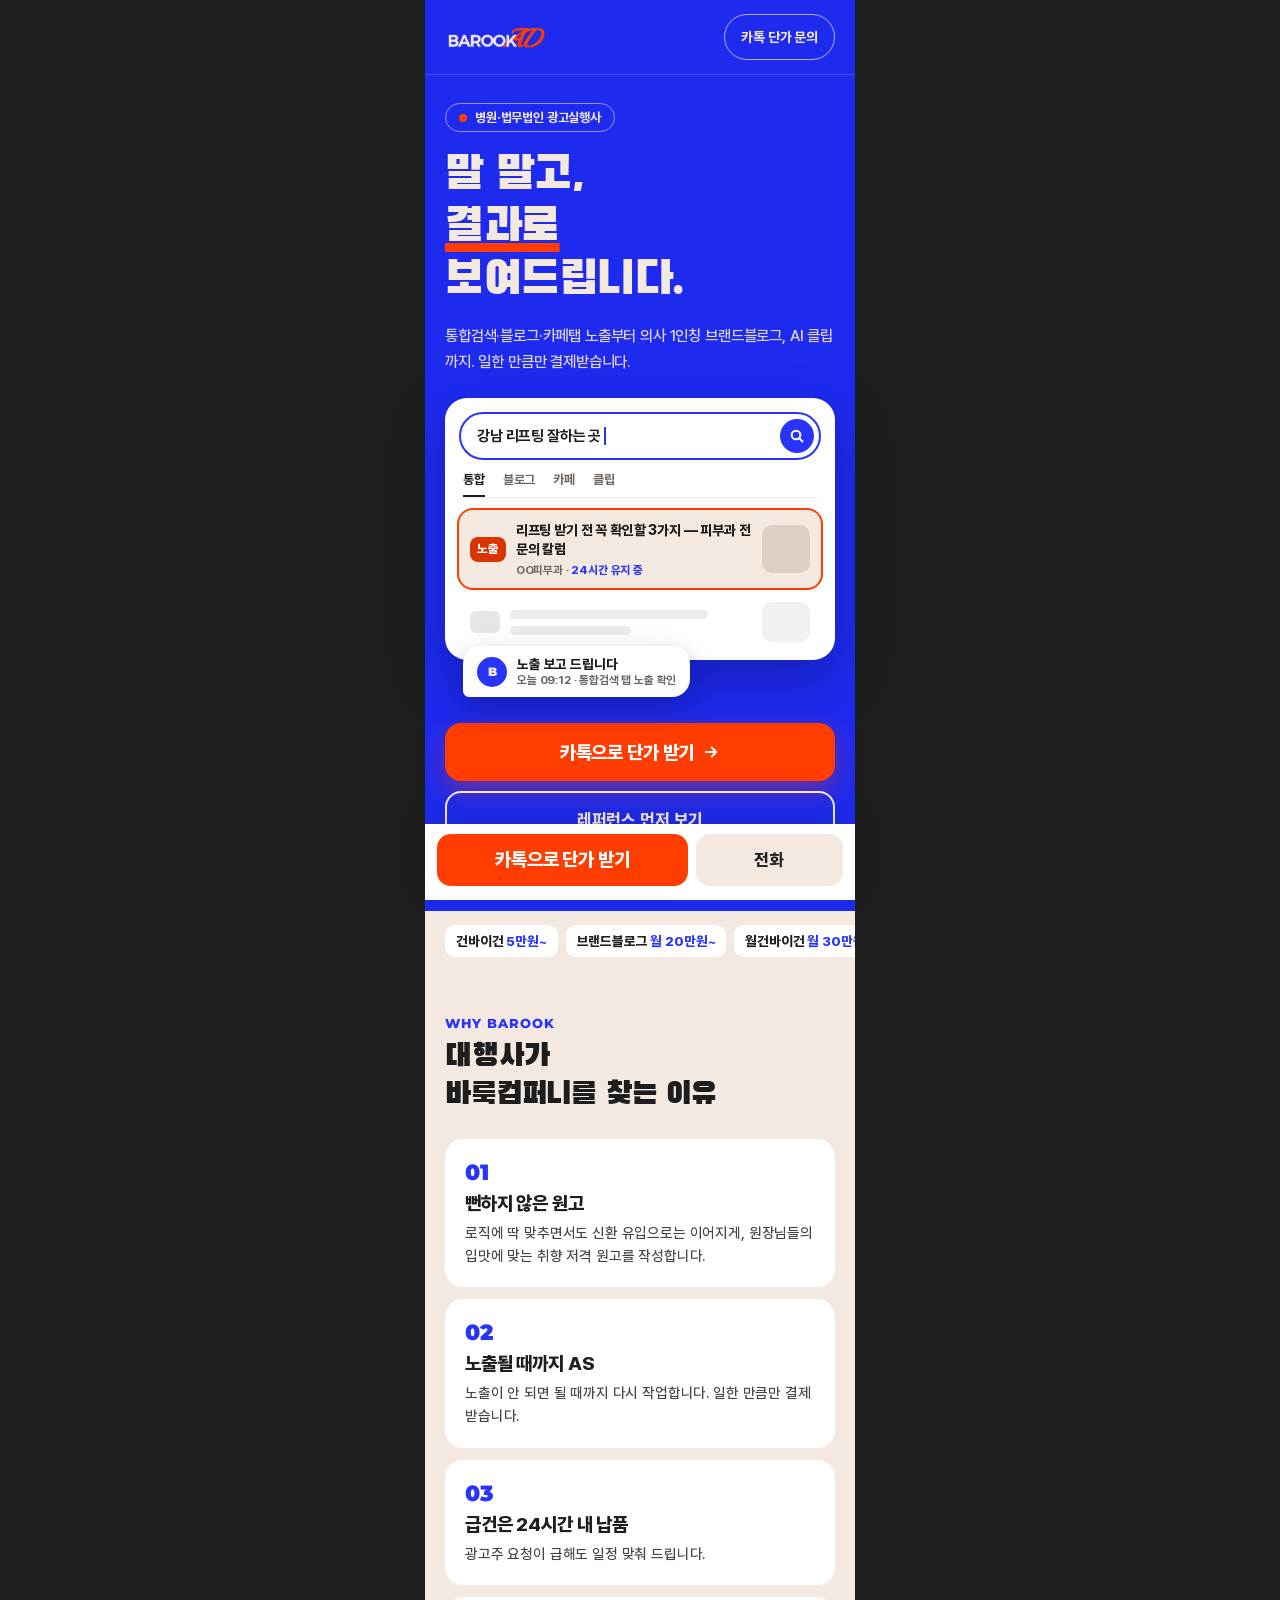
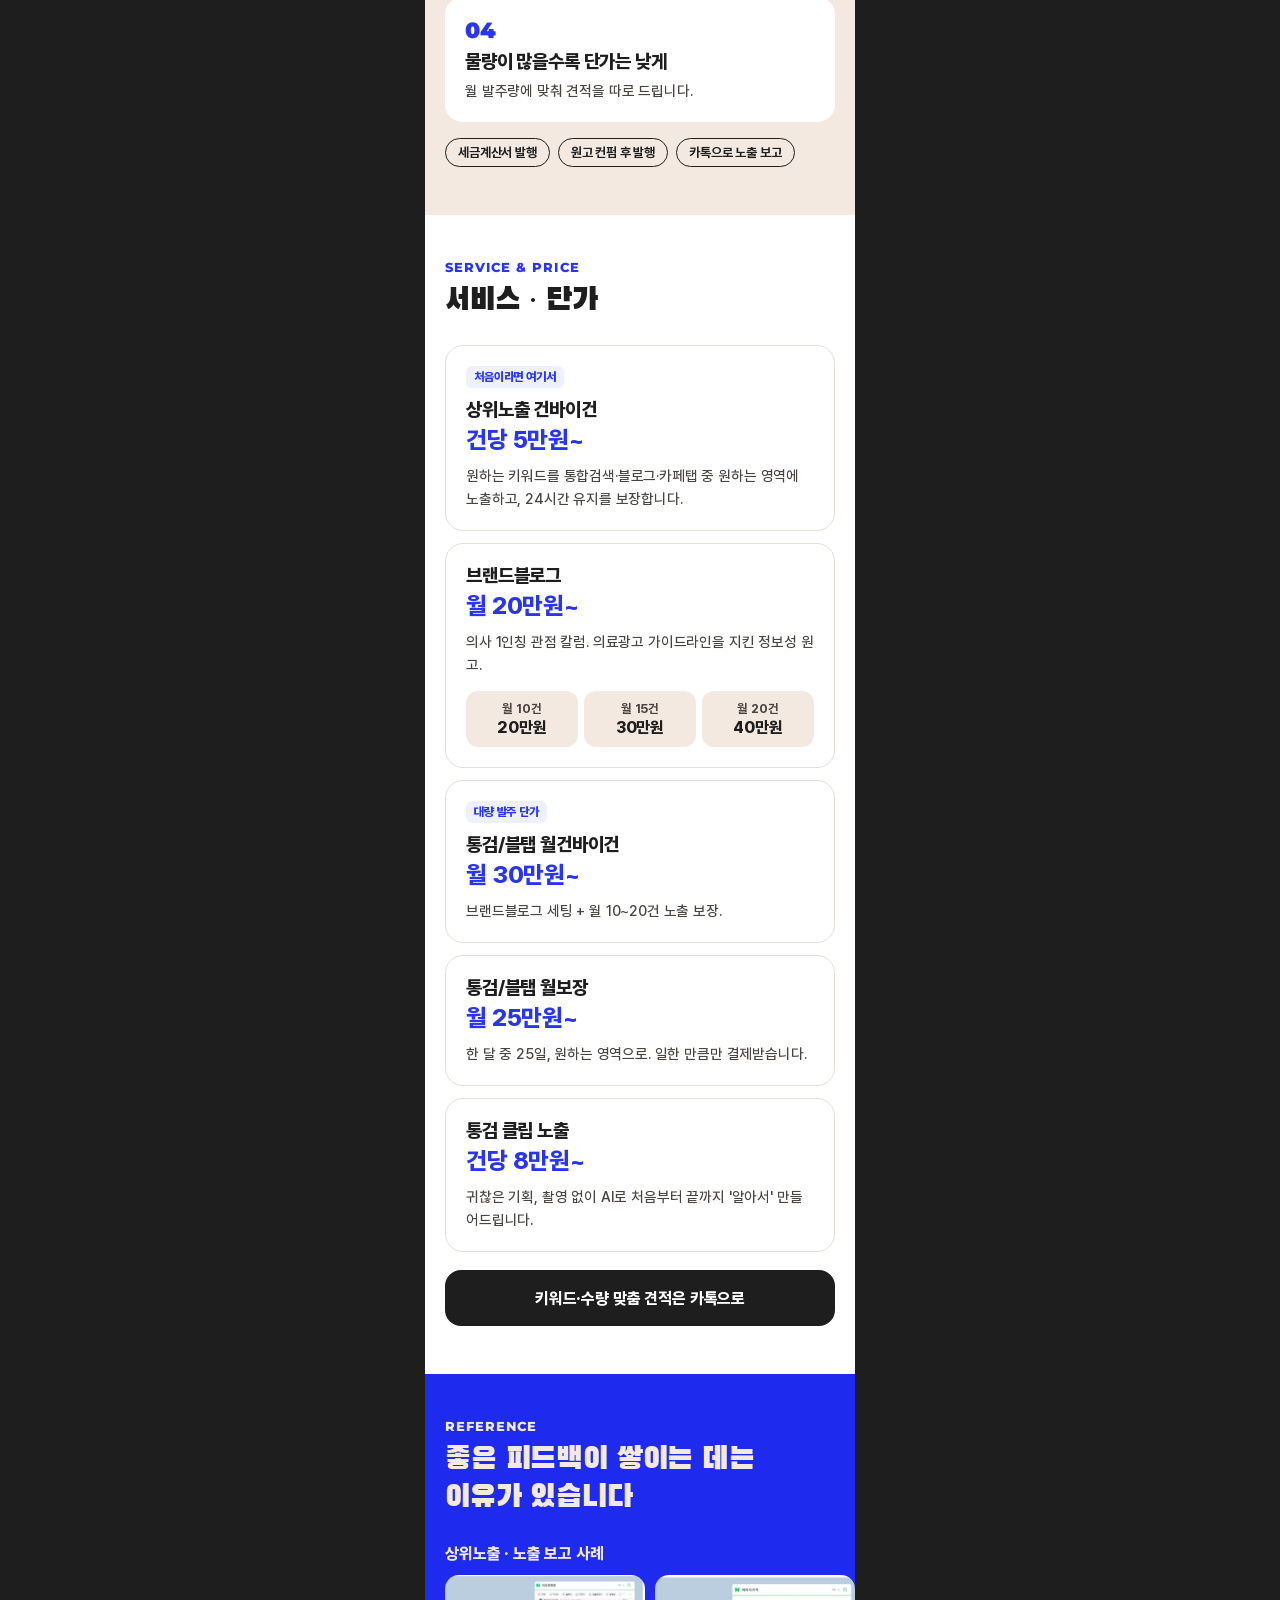
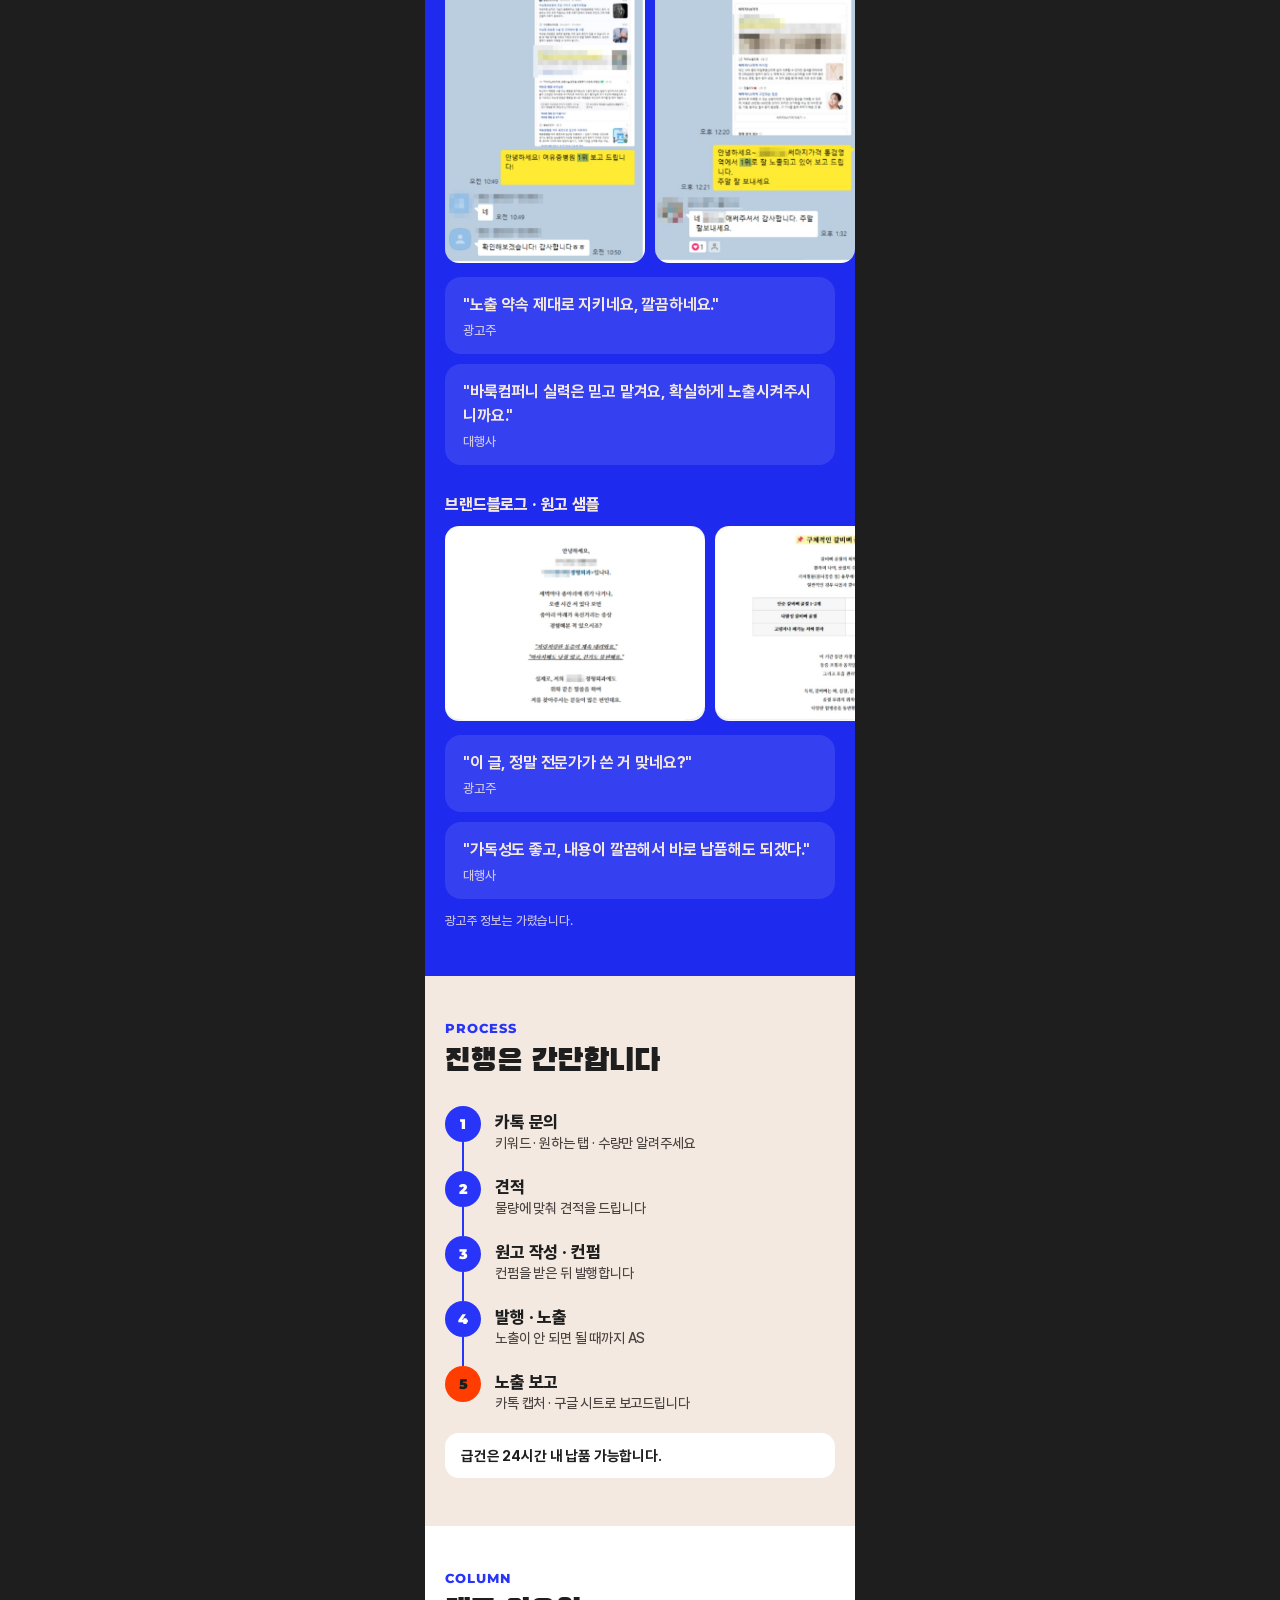
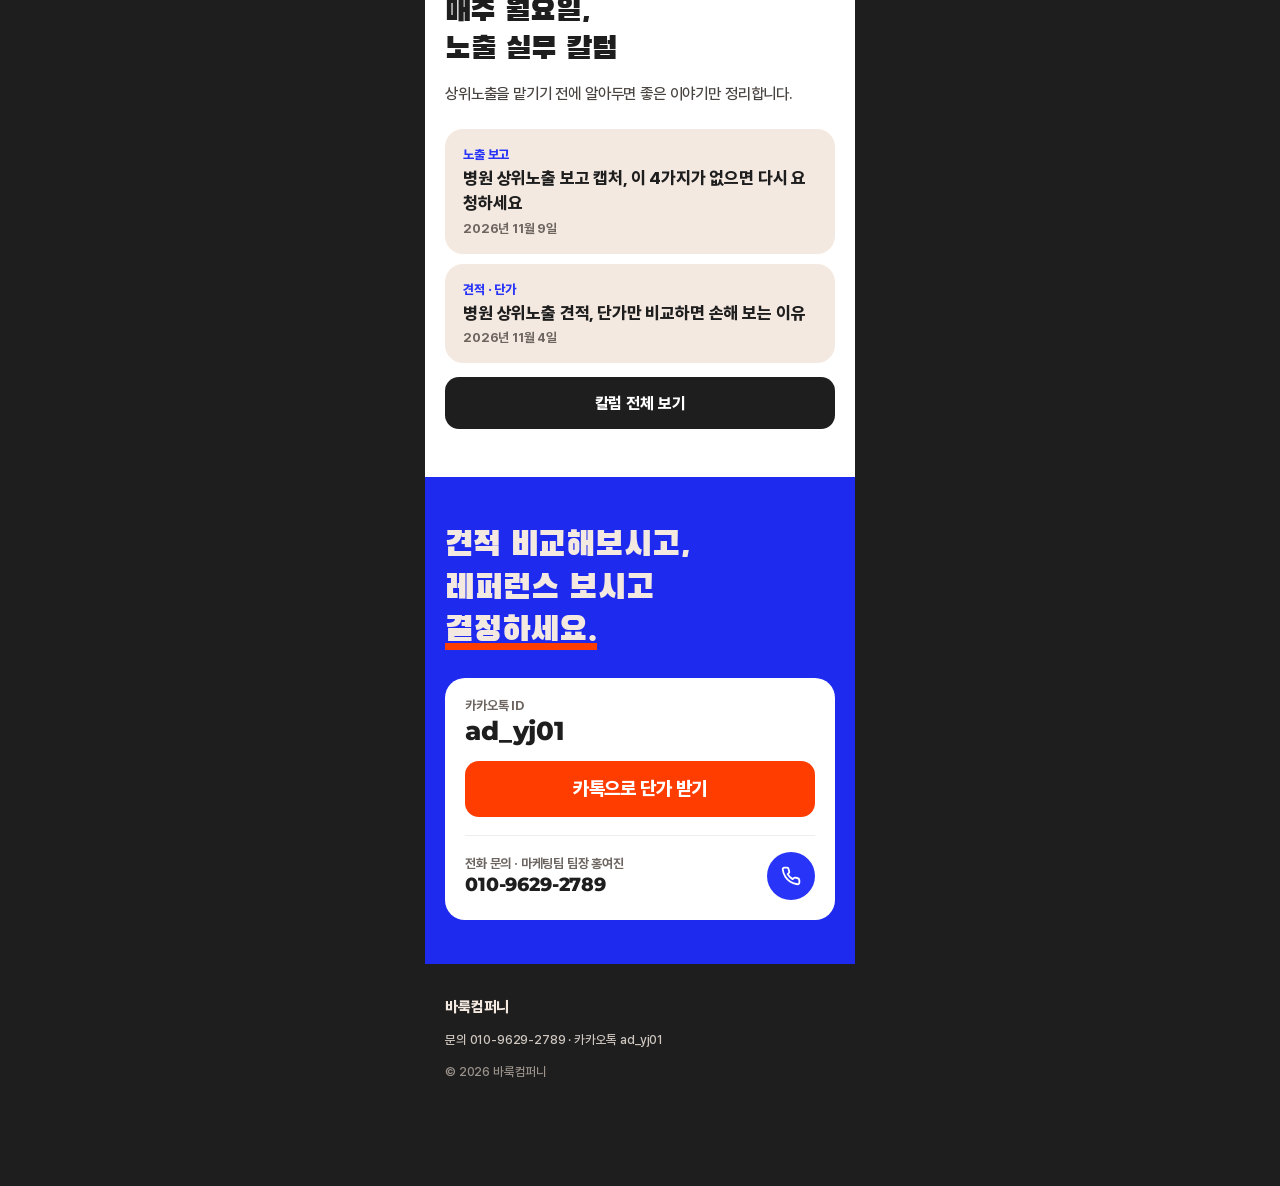
<file: index.html>
<!doctype html>
<html lang="ko">
<head>
<meta charset="utf-8">
<meta name="viewport" content="width=device-width, initial-scale=1">
<meta name="google-site-verification" content="RT1JnqHDfOc3O64dvuVq-uKh5o_9nTUXbRiHTzjRc80" />
<meta name="naver-site-verification" content="9f7750fa93e4ac47fd04070703e6110148996afa" />
<title>병원마케팅 실행사 바룩컴퍼니 | 병원블로그 | 변호사블로그</title>
<meta name="description" content="병원 및 법무법인 전문 광고실행사, 병원홍보, 병원광고, 개원마케팅, 병원마케팅, 치과, 피부과, 성형외과, 정형외과, 한의원마케팅, 변호사마케팅, 법무법인마케팅, 블로그관리대행">
<meta property="og:type" content="website">
<meta property="og:title" content="병원마케팅 실행사 바룩컴퍼니 | 병원블로그 | 변호사블로그">
<meta property="og:site_name" content="바룩컴퍼니">
<meta property="og:description" content="말 말고, 결과로 보여드립니다. 상위노출 건당 5만원부터 · 24시간 유지 보장 · 노출될 때까지 AS">
<meta property="og:url" content="https://barookad.netlify.app/">
<meta property="og:image" content="https://barookad.netlify.app/og.png">
<meta property="og:image:width" content="1200">
<meta property="og:image:height" content="630">
<meta property="og:locale" content="ko_KR">
<meta name="robots" content="index,follow">
<link rel="canonical" href="https://barookad.netlify.app/">
<meta name="theme-color" content="#1E2BEE">
<link rel="icon" href="favicon.ico" sizes="any">
<link rel="icon" type="image/png" sizes="192x192" href="icon-192.png">
<link rel="apple-touch-icon" href="apple-touch-icon.png">
<link rel="preconnect" href="https://fonts.googleapis.com">
<link rel="preconnect" href="https://fonts.gstatic.com" crossorigin>
<link rel="stylesheet" href="https://fonts.googleapis.com/css2?family=Black+Han+Sans&family=Montserrat:wght@700;800;900&display=swap">
<style>
@font-face{font-family:"Pretendard";font-weight:500;font-display:swap;src:url("assets/fonts/Pretendard-Medium.woff2") format("woff2")}
@font-face{font-family:"Pretendard";font-weight:700;font-display:swap;src:url("assets/fonts/Pretendard-Bold.woff2") format("woff2")}
@font-face{font-family:"Pretendard";font-weight:800;font-display:swap;src:url("assets/fonts/Pretendard-ExtraBold.woff2") format("woff2")}
html{scroll-behavior:smooth}
body{margin:0;background:#1E1E1E;font-family:"Pretendard",sans-serif}
a{color:#2835F8}a:hover{color:#1E2BEE}
</style>
</head>
<body>
<div style="width: 100%; max-width: 430px; margin: 0 auto; display: flex; flex-direction: column; background: #1E1E1E; font-family: 'Pretendard', 'Apple SD Gothic Neo', sans-serif; color: #1E1E1E; letter-spacing: -0.01em; -webkit-font-smoothing: antialiased">

<header style="background: #1E2BEE; padding: 14px 20px; display: flex; align-items: center; justify-content: space-between; border-bottom: 1px solid rgba(244,233,225,0.18)">
  <img src="assets/logo.png" alt="BAROOK AD 바룩컴퍼니" style="height: 24px; width: auto; display: block">
  <a href="#contact" style="display: inline-flex; align-items: center; min-height: 44px; padding: 0 16px; border-radius: 999px; border: 1.5px solid rgba(244,233,225,0.7); color: #F4E9E1; font-size: 14px; font-weight: 700; text-decoration: none">카톡 단가 문의</a>
</header>

<section style="background: #1E2BEE; color: #F4E9E1; padding: 28px 20px 0">
  <p style="margin: 0; display: inline-flex; align-items: center; gap: 8px; border: 1.5px solid rgba(244,233,225,0.55); border-radius: 999px; padding: 6px 13px; font-size: 13px; font-weight: 700"><span style="width: 8px; height: 8px; border-radius: 50%; background: #FF3D00; display: inline-block"></span>병원·법무법인 광고실행사</p>
  <h1 style="margin: 18px 0 0; font-family: 'Black Han Sans', 'Pretendard', sans-serif; font-weight: 400; font-size: 46px; line-height: 1.14; letter-spacing: -0.01em">말 말고,<br><span style="text-decoration: underline; text-decoration-color: #FF3D00; text-decoration-thickness: 9px; text-underline-offset: 2px">결과로</span><br>보여드립니다.</h1>
  <p style="margin: 16px 0 0; font-size: 15.5px; line-height: 1.65; font-weight: 500; color: rgba(244,233,225,0.9)">통합검색·블로그·카페탭 노출부터 의사 1인칭 브랜드블로그, AI 클립까지. 일한 만큼만 결제받습니다.</p>

  <div style="margin-top: 24px; background: #FFFFFF; border-radius: 22px; padding: 14px; color: #1E1E1E; box-shadow: 0 20px 50px rgba(8,12,90,0.35)">
    <div style="display: flex; align-items: center; border: 2px solid #2835F8; border-radius: 999px; padding: 5px 5px 5px 16px; font-size: 15px; font-weight: 700">
      <span>강남 리프팅 잘하는 곳</span><span style="display: inline-block; width: 2px; height: 18px; background: #2835F8; margin-left: 3px"></span>
      <span style="margin-left: auto; width: 34px; height: 34px; border-radius: 50%; background: #2835F8; display: flex; align-items: center; justify-content: center"><svg width="16" height="16" viewBox="0 0 24 24" fill="none" stroke="#FFFFFF" stroke-width="3" aria-hidden="true"><circle cx="10.5" cy="10.5" r="6.5"></circle><path d="M15.5 15.5L21 21"></path></svg></span>
    </div>
    <div style="display: flex; gap: 18px; margin: 12px 4px 0; font-size: 13px; font-weight: 700; color: #6D6560; border-bottom: 1px solid #EEEEEE">
      <span style="padding-bottom: 8px; color: #1E1E1E; border-bottom: 2.5px solid #1E1E1E">통합</span><span style="padding-bottom: 8px">블로그</span><span style="padding-bottom: 8px">카페</span><span style="padding-bottom: 8px">클립</span>
    </div>
    <div style="margin-top: 12px; display: flex; gap: 10px; align-items: center; padding: 11px; border-radius: 14px; background: #F4E9E1; outline: 2px solid #FF3D00">
      <span style="flex: none; background: #D93300; color: #FFFFFF; border-radius: 8px; padding: 6px 7px; font-size: 12.5px; font-weight: 800; line-height: 1">노출</span>
      <div style="flex: 1; min-width: 0">
        <div style="font-size: 14px; font-weight: 800; line-height: 1.35">리프팅 받기 전 꼭 확인할 3가지 — 피부과 전문의 칼럼</div>
        <div style="margin-top: 4px; font-size: 11.5px; color: #6D6560; font-weight: 600">OO피부과 · <span style="color: #2835F8; font-weight: 800">24시간 유지 중</span></div>
      </div>
      <span style="flex: none; width: 48px; height: 48px; border-radius: 10px; background: #DCD0C6"></span>
    </div>
    <div style="margin-top: 10px; display: flex; gap: 10px; align-items: center; padding: 4px 11px">
      <span style="flex: none; width: 30px; height: 22px; border-radius: 6px; background: #E6E6E6"></span>
      <div style="flex: 1"><div style="height: 9px; width: 82%; border-radius: 5px; background: #EBEBEB"></div><div style="height: 9px; width: 50%; border-radius: 5px; background: #EBEBEB; margin-top: 7px"></div></div>
      <span style="flex: none; width: 48px; height: 40px; border-radius: 10px; background: #F1F1F1"></span>
    </div>
  </div>
  <div style="position: relative; margin: -14px 0 0 18px; display: inline-flex; gap: 10px; align-items: center; background: #FFFFFF; color: #1E1E1E; border-radius: 18px 18px 18px 6px; padding: 10px 14px; box-shadow: 0 12px 28px rgba(8,12,90,0.3)">
    <span style="width: 30px; height: 30px; border-radius: 50%; background: #2835F8; color: #F4E9E1; display: flex; align-items: center; justify-content: center; font-family: 'Montserrat', sans-serif; font-weight: 900; font-size: 12px">B</span>
    <div><div style="font-size: 13.5px; font-weight: 800">노출 보고 드립니다</div><div style="font-size: 11.5px; color: #6D6560; font-weight: 600; margin-top: 1px">오늘 09:12 · 통합검색 탭 노출 확인</div></div>
  </div>

  <div style="margin-top: 26px; display: flex; flex-direction: column; gap: 10px">
    <a href="#contact" style="display: flex; align-items: center; justify-content: center; gap: 8px; min-height: 58px; border-radius: 16px; background: #FF3D00; color: #FFFFFF; font-size: 19px; font-weight: 800; text-decoration: none; box-shadow: 0 10px 24px rgba(255,61,0,0.35)">카톡으로 단가 받기<svg width="18" height="18" viewBox="0 0 24 24" fill="none" stroke="#FFFFFF" stroke-width="2.6" stroke-linecap="round" stroke-linejoin="round" aria-hidden="true"><path d="M5 12h14M13 6l6 6-6 6"></path></svg></a>
    <a href="#reference" style="display: flex; align-items: center; justify-content: center; min-height: 54px; border-radius: 16px; border: 2px solid #F4E9E1; color: #F4E9E1; font-size: 17px; font-weight: 800; text-decoration: none">레퍼런스 먼저 보기</a>
  </div>
  <div style="margin-top: 18px; display: flex; flex-wrap: wrap; gap: 8px 14px; font-size: 13.5px; font-weight: 700">
    <span style="display: inline-flex; align-items: center; gap: 6px"><svg width="16" height="16" viewBox="0 0 24 24" fill="none" stroke="#F4E9E1" stroke-width="3" stroke-linecap="round" stroke-linejoin="round" aria-hidden="true"><path d="M4 12.5l5 5L20 6.5"></path></svg>건당 5만원부터</span>
    <span style="display: inline-flex; align-items: center; gap: 6px"><svg width="16" height="16" viewBox="0 0 24 24" fill="none" stroke="#F4E9E1" stroke-width="3" stroke-linecap="round" stroke-linejoin="round" aria-hidden="true"><path d="M4 12.5l5 5L20 6.5"></path></svg>24시간 유지 보장</span>
    <span style="display: inline-flex; align-items: center; gap: 6px"><svg width="16" height="16" viewBox="0 0 24 24" fill="none" stroke="#F4E9E1" stroke-width="3" stroke-linecap="round" stroke-linejoin="round" aria-hidden="true"><path d="M4 12.5l5 5L20 6.5"></path></svg>노출될 때까지 AS</span>
  </div>
  <div style="margin: 28px -20px 0; background: #F4E9E1; color: #1E1E1E; padding: 14px 20px; display: flex; gap: 8px; overflow-x: auto; white-space: nowrap; font-size: 13.5px; font-weight: 800">
    <span style="flex: none; background: #FFFFFF; border-radius: 10px; padding: 8px 11px">건바이건 <span style="color: #2835F8">5만원~</span></span>
    <span style="flex: none; background: #FFFFFF; border-radius: 10px; padding: 8px 11px">브랜드블로그 <span style="color: #2835F8">월 20만원~</span></span>
    <span style="flex: none; background: #FFFFFF; border-radius: 10px; padding: 8px 11px">월건바이건 <span style="color: #2835F8">월 30만원~</span></span>
    <span style="flex: none; background: #FFFFFF; border-radius: 10px; padding: 8px 11px">월보장 <span style="color: #2835F8">월 25만원~</span></span>
    <span style="flex: none; background: #FFFFFF; border-radius: 10px; padding: 8px 11px">클립 <span style="color: #2835F8">8만원~</span></span>
  </div>
</section>

<section style="background: #F4E9E1; padding: 44px 20px 48px">
  <p style="margin: 0; font-family: 'Montserrat', sans-serif; font-weight: 800; font-size: 13px; letter-spacing: 0.08em; color: #2835F8">WHY BAROOK</p>
  <h2 style="margin: 8px 0 0; font-family: 'Black Han Sans', 'Pretendard', sans-serif; font-weight: 400; font-size: 31px; line-height: 1.22">대행사가<br>바룩컴퍼니를 찾는 이유</h2>
  <div style="margin-top: 24px; display: flex; flex-direction: column; gap: 12px">
    <div style="background: #FFFFFF; border-radius: 18px; padding: 20px">
      <div style="font-family: 'Montserrat', sans-serif; font-weight: 900; font-size: 22px; color: #2835F8">01</div>
      <h3 style="margin: 6px 0 0; font-size: 19px; font-weight: 800">뻔하지 않은 원고</h3>
      <p style="margin: 6px 0 0; font-size: 14.5px; line-height: 1.6; color: #4A4440">로직에 딱 맞추면서도 신환 유입으로는 이어지게, 원장님들의 입맛에 맞는 취향 저격 원고를 작성합니다.</p>
    </div>
    <div style="background: #FFFFFF; border-radius: 18px; padding: 20px">
      <div style="font-family: 'Montserrat', sans-serif; font-weight: 900; font-size: 22px; color: #2835F8">02</div>
      <h3 style="margin: 6px 0 0; font-size: 19px; font-weight: 800">노출될 때까지 AS</h3>
      <p style="margin: 6px 0 0; font-size: 14.5px; line-height: 1.6; color: #4A4440">노출이 안 되면 될 때까지 다시 작업합니다. 일한 만큼만 결제받습니다.</p>
    </div>
    <div style="background: #FFFFFF; border-radius: 18px; padding: 20px">
      <div style="font-family: 'Montserrat', sans-serif; font-weight: 900; font-size: 22px; color: #2835F8">03</div>
      <h3 style="margin: 6px 0 0; font-size: 19px; font-weight: 800">급건은 24시간 내 납품</h3>
      <p style="margin: 6px 0 0; font-size: 14.5px; line-height: 1.6; color: #4A4440">광고주 요청이 급해도 일정 맞춰 드립니다.</p>
    </div>
    <div style="background: #FFFFFF; border-radius: 18px; padding: 20px">
      <div style="font-family: 'Montserrat', sans-serif; font-weight: 900; font-size: 22px; color: #2835F8">04</div>
      <h3 style="margin: 6px 0 0; font-size: 19px; font-weight: 800">물량이 많을수록 단가는 낮게</h3>
      <p style="margin: 6px 0 0; font-size: 14.5px; line-height: 1.6; color: #4A4440">월 발주량에 맞춰 견적을 따로 드립니다.</p>
    </div>
  </div>
  <div style="margin-top: 16px; display: flex; flex-wrap: wrap; gap: 8px">
    <span style="border: 1.5px solid #1E1E1E; border-radius: 999px; padding: 6px 12px; font-size: 13px; font-weight: 700">세금계산서 발행</span>
    <span style="border: 1.5px solid #1E1E1E; border-radius: 999px; padding: 6px 12px; font-size: 13px; font-weight: 700">원고 컨펌 후 발행</span>
    <span style="border: 1.5px solid #1E1E1E; border-radius: 999px; padding: 6px 12px; font-size: 13px; font-weight: 700">카톡으로 노출 보고</span>
  </div>
</section>

<section style="background: #FFFFFF; padding: 44px 20px 48px">
  <p style="margin: 0; font-family: 'Montserrat', sans-serif; font-weight: 800; font-size: 13px; letter-spacing: 0.08em; color: #2835F8">SERVICE &amp; PRICE</p>
  <h2 style="margin: 8px 0 0; font-family: 'Black Han Sans', 'Pretendard', sans-serif; font-weight: 400; font-size: 31px; line-height: 1.22">서비스 · 단가</h2>
  <div style="margin-top: 24px; display: flex; flex-direction: column; gap: 12px">

    <div style="border: 1.5px solid #E6DDD5; border-radius: 18px; padding: 20px">
      <p style="margin: 0; display: inline-block; background: #EEF0FF; color: #2835F8; border-radius: 6px; padding: 4px 8px; font-size: 12px; font-weight: 800">처음이라면 여기서</p>
      <h3 style="margin: 10px 0 0; font-size: 19px; font-weight: 800">상위노출 건바이건</h3>
      <p style="margin: 4px 0 0; font-size: 24px; font-weight: 800; color: #2835F8">건당 5만원~</p>
      <p style="margin: 10px 0 0; font-size: 14.5px; line-height: 1.6; color: #4A4440">원하는 키워드를 통합검색·블로그·카페탭 중 원하는 영역에 노출하고, 24시간 유지를 보장합니다.</p>
    </div>

    <div style="border: 1.5px solid #E6DDD5; border-radius: 18px; padding: 20px">
      <h3 style="margin: 0; font-size: 19px; font-weight: 800">브랜드블로그</h3>
      <p style="margin: 4px 0 0; font-size: 24px; font-weight: 800; color: #2835F8">월 20만원~</p>
      <p style="margin: 10px 0 0; font-size: 14.5px; line-height: 1.6; color: #4A4440">의사 1인칭 관점 칼럼. 의료광고 가이드라인을 지킨 정보성 원고.</p>
      <div style="margin-top: 14px; display: grid; grid-template-columns: repeat(3, minmax(0, 1fr)); gap: 6px">
        <div style="background: #F4E9E1; border-radius: 12px; padding: 10px 6px; text-align: center"><div style="font-size: 12.5px; font-weight: 700; color: #4A4440">월 10건</div><div style="font-size: 16px; font-weight: 800; margin-top: 2px">20만원</div></div>
        <div style="background: #F4E9E1; border-radius: 12px; padding: 10px 6px; text-align: center"><div style="font-size: 12.5px; font-weight: 700; color: #4A4440">월 15건</div><div style="font-size: 16px; font-weight: 800; margin-top: 2px">30만원</div></div>
        <div style="background: #F4E9E1; border-radius: 12px; padding: 10px 6px; text-align: center"><div style="font-size: 12.5px; font-weight: 700; color: #4A4440">월 20건</div><div style="font-size: 16px; font-weight: 800; margin-top: 2px">40만원</div></div>
      </div>
    </div>

    <div style="border: 1.5px solid #E6DDD5; border-radius: 18px; padding: 20px">
      <p style="margin: 0; display: inline-block; background: #EEF0FF; color: #2835F8; border-radius: 6px; padding: 4px 8px; font-size: 12px; font-weight: 800">대량 발주 단가</p>
      <h3 style="margin: 10px 0 0; font-size: 19px; font-weight: 800">통검/블탭 월건바이건</h3>
      <p style="margin: 4px 0 0; font-size: 24px; font-weight: 800; color: #2835F8">월 30만원~</p>
      <p style="margin: 10px 0 0; font-size: 14.5px; line-height: 1.6; color: #4A4440">브랜드블로그 세팅 + 월 10~20건 노출 보장.</p>
    </div>

    <div style="border: 1.5px solid #E6DDD5; border-radius: 18px; padding: 20px">
      <h3 style="margin: 0; font-size: 19px; font-weight: 800">통검/블탭 월보장</h3>
      <p style="margin: 4px 0 0; font-size: 24px; font-weight: 800; color: #2835F8">월 25만원~</p>
      <p style="margin: 10px 0 0; font-size: 14.5px; line-height: 1.6; color: #4A4440">한 달 중 25일, 원하는 영역으로. 일한 만큼만 결제받습니다.</p>
    </div>

    <div style="border: 1.5px solid #E6DDD5; border-radius: 18px; padding: 20px">
      <h3 style="margin: 0; font-size: 19px; font-weight: 800">통검 클립 노출</h3>
      <p style="margin: 4px 0 0; font-size: 24px; font-weight: 800; color: #2835F8">건당 8만원~</p>
      <p style="margin: 10px 0 0; font-size: 14.5px; line-height: 1.6; color: #4A4440">귀찮은 기획, 촬영 없이 AI로 처음부터 끝까지 '알아서' 만들어드립니다.</p>
    </div>
  </div>
  <a href="#contact" style="margin-top: 18px; display: flex; align-items: center; justify-content: center; min-height: 56px; border-radius: 16px; background: #1E1E1E; color: #FFFFFF; font-size: 16px; font-weight: 800; text-decoration: none">키워드·수량 맞춤 견적은 카톡으로</a>
</section>

<section id="reference" style="background: #1E2BEE; color: #F4E9E1; padding: 44px 0 48px">
  <div style="padding: 0 20px">
    <p style="margin: 0; font-family: 'Montserrat', sans-serif; font-weight: 800; font-size: 13px; letter-spacing: 0.08em; color: #F4E9E1">REFERENCE</p>
    <h2 style="margin: 8px 0 0; font-family: 'Black Han Sans', 'Pretendard', sans-serif; font-weight: 400; font-size: 31px; line-height: 1.22">좋은 피드백이 쌓이는 데는<br>이유가 있습니다</h2>
    <h3 style="margin: 26px 0 0; font-size: 16px; font-weight: 800">상위노출 · 노출 보고 사례</h3>
  </div>
  <div style="margin-top: 12px; display: flex; gap: 10px; overflow-x: auto; padding: 0 20px">
    <img src="assets/ref1.jpg" alt="노출 보고 카톡 캡처 1" style="flex: none; width: 200px; height: 288px; object-fit: cover; object-position: top; border-radius: 14px; display: block">
    <img src="assets/ref2.jpg" alt="노출 보고 카톡 캡처 2" style="flex: none; width: 200px; height: 288px; object-fit: cover; object-position: top; border-radius: 14px; display: block">
    <img src="assets/ref3.jpg" alt="노출 보고 카톡 캡처 3" style="flex: none; width: 200px; height: 288px; object-fit: cover; object-position: top; border-radius: 14px; display: block">
  </div>
  <div style="padding: 0 20px">
    <div style="margin-top: 14px; display: flex; flex-direction: column; gap: 10px">
      <blockquote style="margin: 0; background: rgba(255,255,255,0.1); border-radius: 16px; padding: 16px 18px"><p style="margin: 0; font-size: 16px; font-weight: 700; line-height: 1.5">"노출 약속 제대로 지키네요, 깔끔하네요."</p><footer style="margin-top: 6px; font-size: 13px; color: rgba(244,233,225,0.8)">광고주</footer></blockquote>
      <blockquote style="margin: 0; background: rgba(255,255,255,0.1); border-radius: 16px; padding: 16px 18px"><p style="margin: 0; font-size: 16px; font-weight: 700; line-height: 1.5">"바룩컴퍼니 실력은 믿고 맡겨요, 확실하게 노출시켜주시니까요."</p><footer style="margin-top: 6px; font-size: 13px; color: rgba(244,233,225,0.8)">대행사</footer></blockquote>
    </div>
    <h3 style="margin: 30px 0 0; font-size: 16px; font-weight: 800">브랜드블로그 · 원고 샘플</h3>
  </div>
  <div style="margin-top: 12px; display: flex; gap: 10px; overflow-x: auto; padding: 0 20px">
    <img src="assets/blog1.jpg" alt="브랜드블로그 원고 샘플 1" style="flex: none; width: 260px; height: 195px; object-fit: cover; border-radius: 14px; background: #FFFFFF; display: block">
    <img src="assets/blog2.jpg" alt="브랜드블로그 원고 샘플 2" style="flex: none; width: 260px; height: 195px; object-fit: cover; border-radius: 14px; background: #FFFFFF; display: block">
    <img src="assets/blog3.jpg" alt="브랜드블로그 원고 샘플 3" style="flex: none; width: 260px; height: 195px; object-fit: cover; border-radius: 14px; background: #FFFFFF; display: block">
  </div>
  <div style="padding: 0 20px">
    <div style="margin-top: 14px; display: flex; flex-direction: column; gap: 10px">
      <blockquote style="margin: 0; background: rgba(255,255,255,0.1); border-radius: 16px; padding: 16px 18px"><p style="margin: 0; font-size: 16px; font-weight: 700; line-height: 1.5">"이 글, 정말 전문가가 쓴 거 맞네요?"</p><footer style="margin-top: 6px; font-size: 13px; color: rgba(244,233,225,0.8)">광고주</footer></blockquote>
      <blockquote style="margin: 0; background: rgba(255,255,255,0.1); border-radius: 16px; padding: 16px 18px"><p style="margin: 0; font-size: 16px; font-weight: 700; line-height: 1.5">"가독성도 좋고, 내용이 깔끔해서 바로 납품해도 되겠다."</p><footer style="margin-top: 6px; font-size: 13px; color: rgba(244,233,225,0.8)">대행사</footer></blockquote>
    </div>
    <p style="margin: 14px 0 0; font-size: 12.5px; color: rgba(244,233,225,0.8)">광고주 정보는 가렸습니다.</p>
  </div>
</section>

<section style="background: #F4E9E1; padding: 44px 20px 48px">
  <p style="margin: 0; font-family: 'Montserrat', sans-serif; font-weight: 800; font-size: 13px; letter-spacing: 0.08em; color: #2835F8">PROCESS</p>
  <h2 style="margin: 8px 0 0; font-family: 'Black Han Sans', 'Pretendard', sans-serif; font-weight: 400; font-size: 31px; line-height: 1.22">진행은 간단합니다</h2>
  <ol style="margin: 24px 0 0; padding: 0; list-style: none; display: flex; flex-direction: column; gap: 0">
    <li style="display: flex; gap: 14px">
      <div style="display: flex; flex-direction: column; align-items: center"><span style="width: 36px; height: 36px; border-radius: 50%; background: #2835F8; color: #FFFFFF; display: flex; align-items: center; justify-content: center; font-family: 'Montserrat', sans-serif; font-weight: 900; font-size: 14px">1</span><span style="flex: 1; width: 2px; background: #2835F8; min-height: 18px"></span></div>
      <div style="padding: 6px 0 20px"><div style="font-size: 17px; font-weight: 800">카톡 문의</div><div style="margin-top: 3px; font-size: 14px; color: #4A4440">키워드 · 원하는 탭 · 수량만 알려주세요</div></div>
    </li>
    <li style="display: flex; gap: 14px">
      <div style="display: flex; flex-direction: column; align-items: center"><span style="width: 36px; height: 36px; border-radius: 50%; background: #2835F8; color: #FFFFFF; display: flex; align-items: center; justify-content: center; font-family: 'Montserrat', sans-serif; font-weight: 900; font-size: 14px">2</span><span style="flex: 1; width: 2px; background: #2835F8; min-height: 18px"></span></div>
      <div style="padding: 6px 0 20px"><div style="font-size: 17px; font-weight: 800">견적</div><div style="margin-top: 3px; font-size: 14px; color: #4A4440">물량에 맞춰 견적을 드립니다</div></div>
    </li>
    <li style="display: flex; gap: 14px">
      <div style="display: flex; flex-direction: column; align-items: center"><span style="width: 36px; height: 36px; border-radius: 50%; background: #2835F8; color: #FFFFFF; display: flex; align-items: center; justify-content: center; font-family: 'Montserrat', sans-serif; font-weight: 900; font-size: 14px">3</span><span style="flex: 1; width: 2px; background: #2835F8; min-height: 18px"></span></div>
      <div style="padding: 6px 0 20px"><div style="font-size: 17px; font-weight: 800">원고 작성 · 컨펌</div><div style="margin-top: 3px; font-size: 14px; color: #4A4440">컨펌을 받은 뒤 발행합니다</div></div>
    </li>
    <li style="display: flex; gap: 14px">
      <div style="display: flex; flex-direction: column; align-items: center"><span style="width: 36px; height: 36px; border-radius: 50%; background: #2835F8; color: #FFFFFF; display: flex; align-items: center; justify-content: center; font-family: 'Montserrat', sans-serif; font-weight: 900; font-size: 14px">4</span><span style="flex: 1; width: 2px; background: #2835F8; min-height: 18px"></span></div>
      <div style="padding: 6px 0 20px"><div style="font-size: 17px; font-weight: 800">발행 · 노출</div><div style="margin-top: 3px; font-size: 14px; color: #4A4440">노출이 안 되면 될 때까지 AS</div></div>
    </li>
    <li style="display: flex; gap: 14px">
      <div style="display: flex; flex-direction: column; align-items: center"><span style="width: 36px; height: 36px; border-radius: 50%; background: #FF3D00; color: #1E1E1E; display: flex; align-items: center; justify-content: center; font-family: 'Montserrat', sans-serif; font-weight: 900; font-size: 14px">5</span></div>
      <div style="padding: 6px 0 0"><div style="font-size: 17px; font-weight: 800">노출 보고</div><div style="margin-top: 3px; font-size: 14px; color: #4A4440">카톡 캡처 · 구글 시트로 보고드립니다</div></div>
    </li>
  </ol>
  <p style="margin: 22px 0 0; background: #FFFFFF; border-radius: 14px; padding: 14px 16px; font-size: 14.5px; font-weight: 700">급건은 24시간 내 납품 가능합니다.</p>
</section>

<section id="column" style="background: #FFFFFF; padding: 44px 20px 48px">
  <p style="margin: 0; font-family: 'Montserrat', sans-serif; font-size: 13px; font-weight: 800; letter-spacing: 0.08em; color: #2835F8">COLUMN</p>
  <h2 style="margin: 8px 0 0; font-family: 'Black Han Sans', 'Pretendard', sans-serif; font-weight: 400; font-size: 31px; line-height: 1.22">매주 월요일,<br>노출 실무 칼럼</h2>
  <p style="margin: 12px 0 0; font-size: 15.5px; line-height: 1.65; color: #4A4440; font-weight: 500">상위노출을 맡기기 전에 알아두면 좋은 이야기만 정리합니다.</p>
  <div style="margin-top: 22px; display: grid; gap: 10px">
<!--COLUMNS:START-->
<a href="/column/exposure-report-checklist/" style="display: grid; gap: 4px; padding: 18px; border-radius: 18px; background: #F4E9E1; color: #1E1E1E; text-decoration: none"><span style="font-size: 13px; font-weight: 800; color: #2835F8">노출 보고</span><b style="font-size: 17px; line-height: 1.5; font-weight: 800">병원 상위노출 보고 캡처, 이 4가지가 없으면 다시 요청하세요</b><time datetime="2026-11-09" style="font-size: 13px; color: #6D6560; font-weight: 700">2026년 11월 9일</time></a>
<a href="/column/seo-quote-checklist/" style="display: grid; gap: 4px; padding: 18px; border-radius: 18px; background: #F4E9E1; color: #1E1E1E; text-decoration: none"><span style="font-size: 13px; font-weight: 800; color: #2835F8">견적 · 단가</span><b style="font-size: 17px; line-height: 1.5; font-weight: 800">병원 상위노출 견적, 단가만 비교하면 손해 보는 이유</b><time datetime="2026-11-04" style="font-size: 13px; color: #6D6560; font-weight: 700">2026년 11월 4일</time></a>

<!--COLUMNS:END-->
  </div>
  <a href="/column/" style="margin-top: 14px; display: flex; align-items: center; justify-content: center; min-height: 52px; border-radius: 14px; background: #1E1E1E; color: #FFFFFF; font-size: 16px; font-weight: 800; text-decoration: none">칼럼 전체 보기</a>
</section>

<section id="contact" style="background: #1E2BEE; color: #F4E9E1; padding: 48px 20px 44px">
  <h2 style="margin: 0; font-family: 'Black Han Sans', 'Pretendard', sans-serif; font-weight: 400; font-size: 34px; line-height: 1.24">견적 비교해보시고,<br>레퍼런스 보시고<br><span style="text-decoration: underline; text-decoration-color: #FF3D00; text-decoration-thickness: 7px; text-underline-offset: 2px">결정하세요.</span></h2>
  <div style="margin-top: 26px; background: #FFFFFF; color: #1E1E1E; border-radius: 20px; padding: 20px">
    <div style="font-size: 13px; font-weight: 700; color: #6D6560">카카오톡 ID</div>
    <div style="margin-top: 2px; font-family: 'Montserrat', sans-serif; font-weight: 800; font-size: 26px">ad_yj01</div>
    <a href="#contact" style="margin-top: 14px; display: flex; align-items: center; justify-content: center; min-height: 56px; border-radius: 14px; background: #FF3D00; color: #FFFFFF; font-size: 19px; font-weight: 800; text-decoration: none">카톡으로 단가 받기</a>
    <div style="margin-top: 18px; padding-top: 16px; border-top: 1px solid #EEEEEE; display: flex; align-items: center; justify-content: space-between; gap: 10px">
      <div><div style="font-size: 13px; font-weight: 700; color: #6D6560">전화 문의 · 마케팅팀 팀장 홍여진</div><div style="margin-top: 2px; font-family: 'Montserrat', sans-serif; font-weight: 800; font-size: 19px">010-9629-2789</div></div>
      <a href="tel:01096292789" aria-label="전화 걸기" style="flex: none; width: 48px; height: 48px; border-radius: 50%; background: #2835F8; display: flex; align-items: center; justify-content: center"><svg width="20" height="20" viewBox="0 0 24 24" fill="none" stroke="#FFFFFF" stroke-width="2.2" stroke-linecap="round" stroke-linejoin="round" aria-hidden="true"><path d="M22 16.9v3a2 2 0 0 1-2.2 2 19.8 19.8 0 0 1-8.6-3.1 19.5 19.5 0 0 1-6-6A19.8 19.8 0 0 1 2.1 4.2 2 2 0 0 1 4.1 2h3a2 2 0 0 1 2 1.7c.1.9.4 1.8.7 2.7a2 2 0 0 1-.5 2.1L8 9.8a16 16 0 0 0 6 6l1.3-1.3a2 2 0 0 1 2.1-.5c.9.3 1.8.6 2.7.7a2 2 0 0 1 1.7 2z"></path></svg></a>
    </div>
  </div>
</section>

<footer style="flex: 1; background: #1E1E1E; color: #CFC7C0; padding: 30px 20px 26px; font-size: 12.5px; line-height: 1.8">
  <div style="font-size: 15px; font-weight: 800; color: #F4E9E1">바룩컴퍼니</div>
  <div style="margin-top: 8px">문의 010-9629-2789 · 카카오톡 ad_yj01</div>
  <div style="margin-top: 10px; color: #9A928B">© 2026 바룩컴퍼니</div>
</footer>

<div style="position: sticky; bottom: 0; background: #FFFFFF; padding: 10px 12px 14px; display: flex; gap: 8px; box-shadow: 0 -8px 20px rgba(0,0,0,0.12)">
  <a href="#contact" style="flex: 1.7; display: flex; align-items: center; justify-content: center; min-height: 52px; border-radius: 14px; background: #FF3D00; color: #FFFFFF; font-size: 19px; font-weight: 800; text-decoration: none">카톡으로 단가 받기</a>
  <a href="tel:01096292789" style="flex: 1; display: flex; align-items: center; justify-content: center; min-height: 52px; border-radius: 14px; background: #F4E9E1; color: #1E1E1E; font-size: 17px; font-weight: 800; text-decoration: none">전화</a>
</div>

</div>
</body>
</html>
</file>
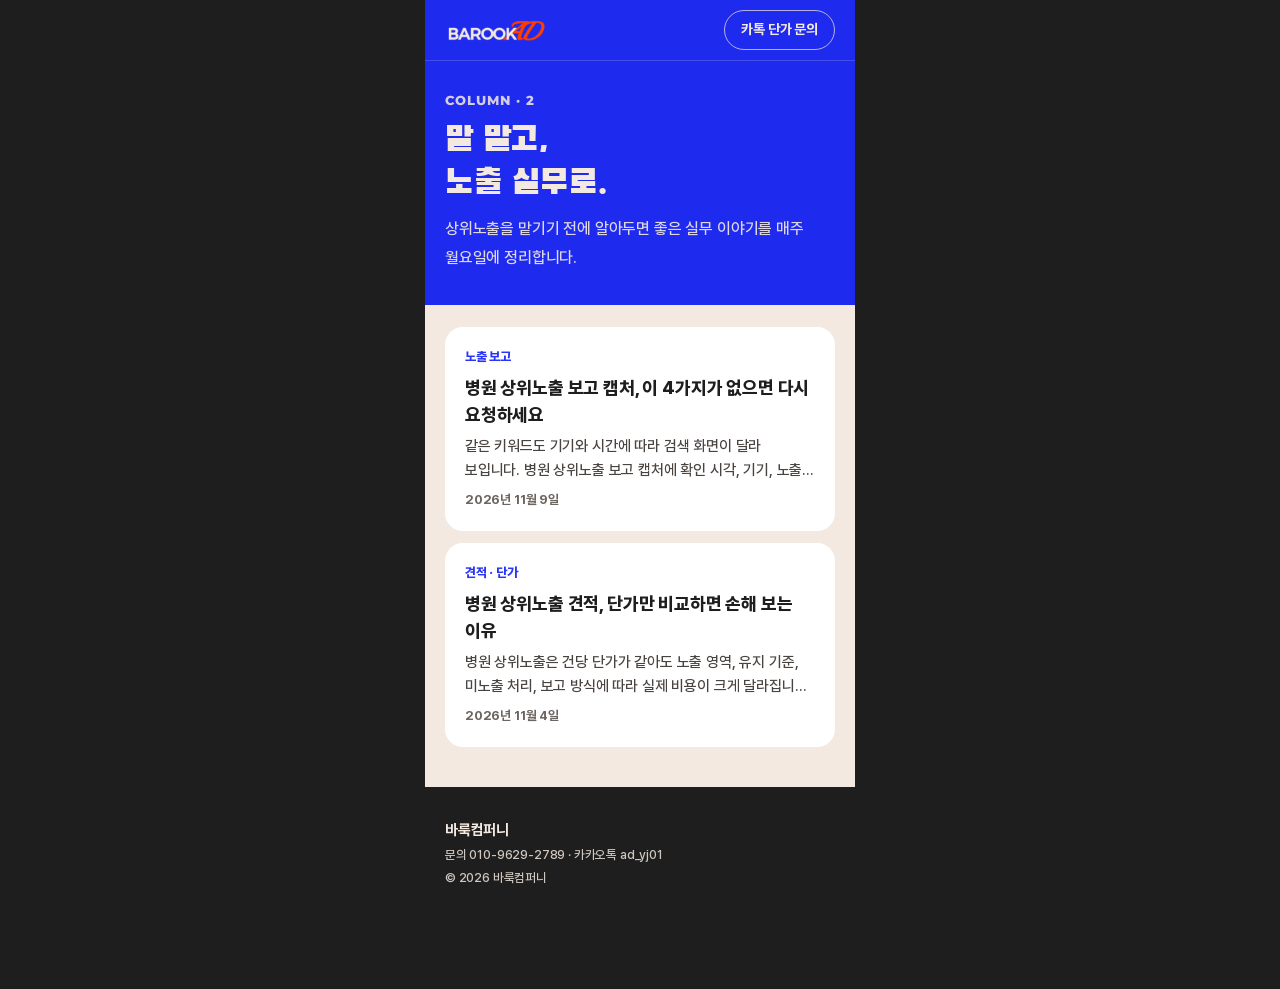
<file: column/index.html>
<!doctype html>
<html lang="ko">
<head>
<meta charset="utf-8">
<meta name="viewport" content="width=device-width, initial-scale=1, viewport-fit=cover">
<title>상위노출 실무 칼럼 | 바룩컴퍼니</title>
<meta name="description" content="통합검색·블로그탭·카페탭 상위노출 실무 칼럼. 검색 화면 구조, 노출 견적 비교, 노출 보고 읽는 법을 매주 정리합니다.">
<meta name="robots" content="index,follow">
<link rel="canonical" href="https://barookad.netlify.app/column/">
<meta property="og:type" content="website">
<meta property="og:site_name" content="바룩컴퍼니">
<meta property="og:title" content="상위노출 실무 칼럼 | 바룩컴퍼니">
<meta property="og:description" content="검색 화면 구조, 노출 견적 비교, 노출 보고 읽는 법을 매주 정리합니다.">
<meta property="og:url" content="https://barookad.netlify.app/column/">
<meta property="og:image" content="https://barookad.netlify.app/og.png">
<meta name="theme-color" content="#1E2BEE">
<link rel="icon" href="/favicon.ico" sizes="any">
<link rel="apple-touch-icon" href="/apple-touch-icon.png">
<link rel="stylesheet" href="https://fonts.googleapis.com/css2?family=Black+Han+Sans&family=Montserrat:wght@800&display=swap">
<link rel="stylesheet" href="/assets/column.css">
</head>
<body>
<header class="top"><div class="wrap">
  <a href="/"><img src="/assets/logo.png" alt="BAROOK AD 바룩컴퍼니"></a>
  <a class="pill" href="/#contact">카톡 단가 문의</a>
</div></header>
<main>
  <div class="wrap list-h">
    <p class="eyebrow">COLUMN · 2</p>
    <h1>말 말고,<br>노출 실무로.</h1>
    <p>상위노출을 맡기기 전에 알아두면 좋은 실무 이야기를 매주 월요일에 정리합니다.</p>
  </div>
  <div class="wrap items"><a class="item" href="/column/exposure-report-checklist/"><span class="c">노출 보고</span><b>병원 상위노출 보고 캡처, 이 4가지가 없으면 다시 요청하세요</b><span>같은 키워드도 기기와 시간에 따라 검색 화면이 달라 보입니다. 병원 상위노출 보고 캡처에 확인 시각, 기기, 노출 위치, 키워드가 담겼는지 확인하는 방법과, 병원 실행사의 보고를 대행사가 광고주에게 다시 전달할 때 쓰기 좋은 형식을 정리했습니다.</span><time datetime="2026-11-09">2026년 11월 9일</time></a>
<a class="item" href="/column/seo-quote-checklist/"><span class="c">견적 · 단가</span><b>병원 상위노출 견적, 단가만 비교하면 손해 보는 이유</b><span>병원 상위노출은 건당 단가가 같아도 노출 영역, 유지 기준, 미노출 처리, 보고 방식에 따라 실제 비용이 크게 달라집니다. 병원 실행사의 견적서를 받았을 때 꼭 확인해야 할 5가지를 정리했습니다.</span><time datetime="2026-11-04">2026년 11월 4일</time></a>
</div>
</main>
<footer><b>바룩컴퍼니</b>문의 010-9629-2789 · 카카오톡 ad_yj01<br>© 2026 바룩컴퍼니</footer>
</body>
</html>
</file>
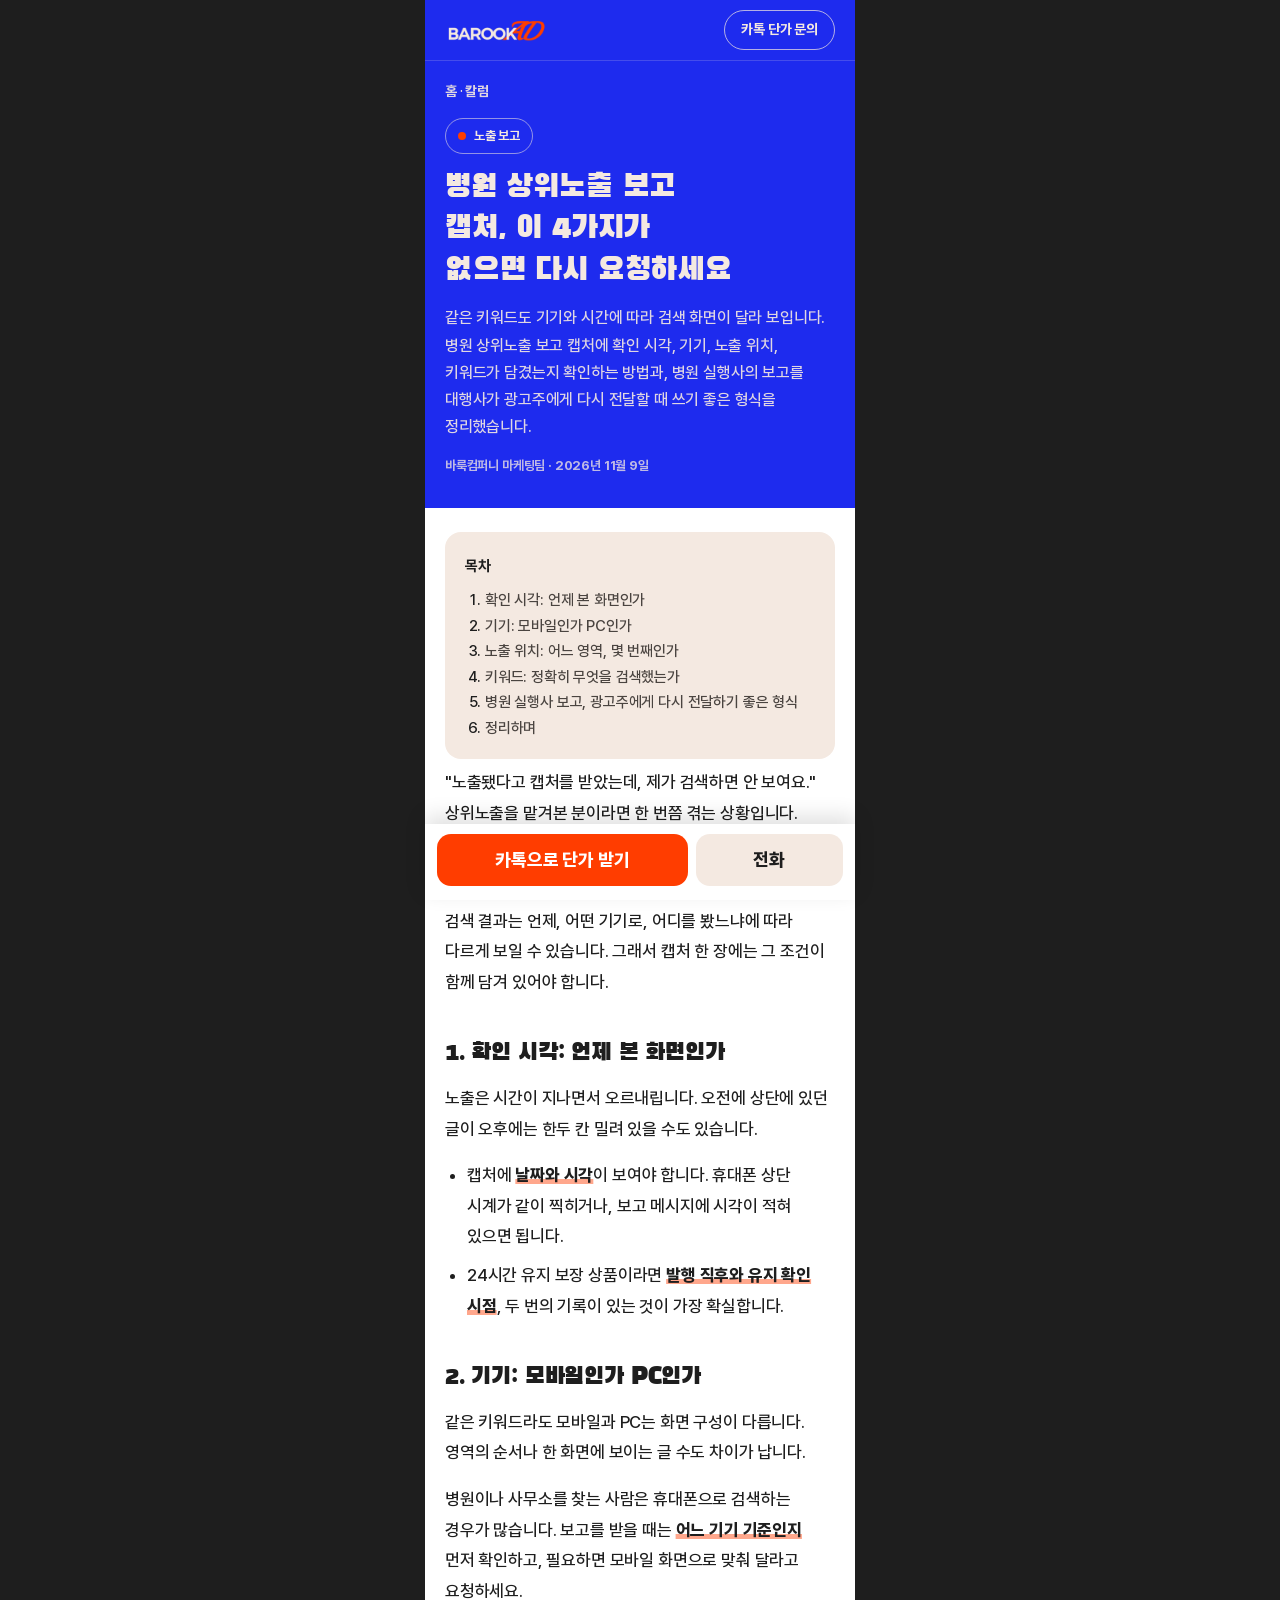
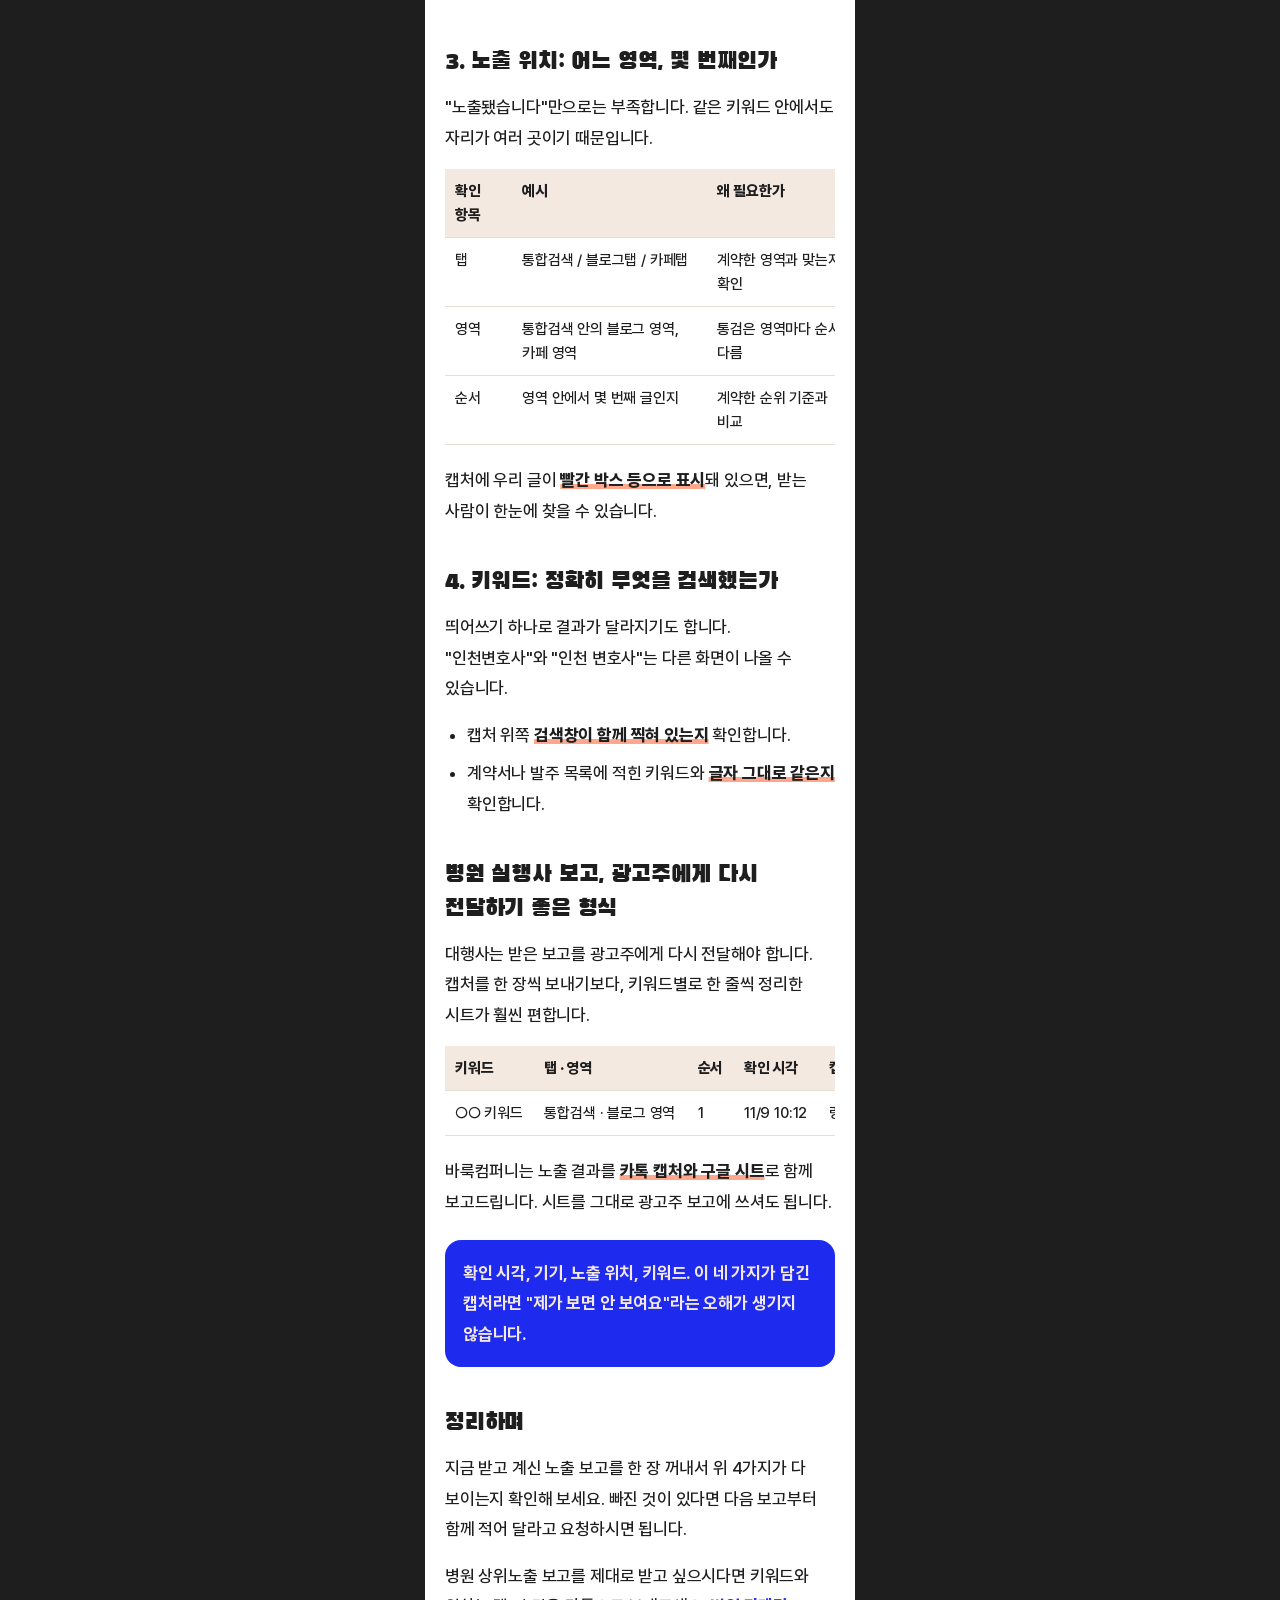
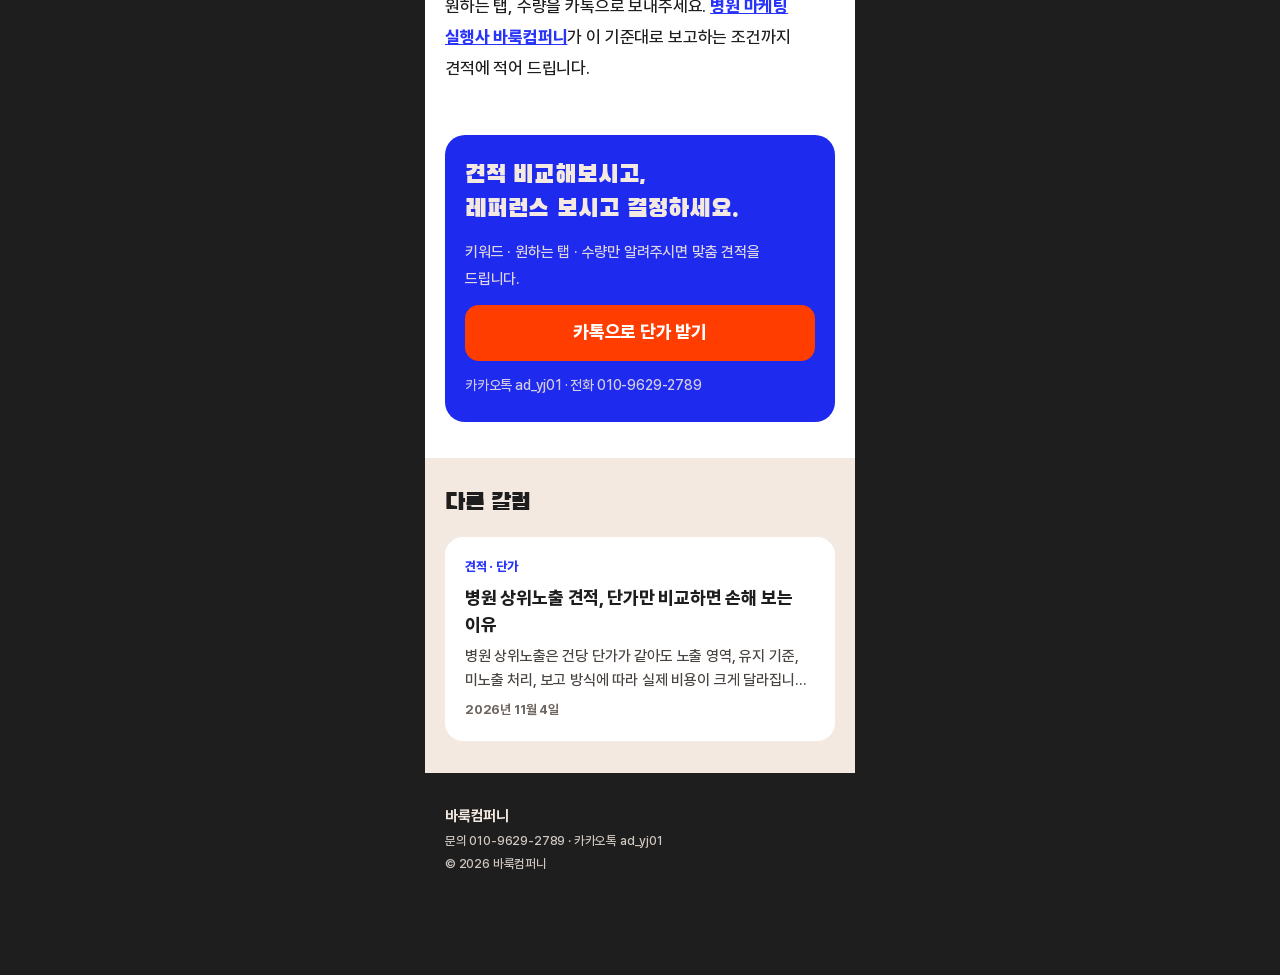
<file: column/exposure-report-checklist/index.html>
<!doctype html>
<html lang="ko">
<head>
<meta charset="utf-8">
<meta name="viewport" content="width=device-width, initial-scale=1, viewport-fit=cover">
<title>병원 상위노출 보고 캡처, 이 4가지가 없으면 다시 요청하세요 | 바룩컴퍼니 칼럼</title>
<meta name="description" content="같은 키워드도 기기와 시간에 따라 검색 화면이 달라 보입니다. 병원 상위노출 보고 캡처에 확인 시각, 기기, 노출 위치, 키워드가 담겼는지 확인하는 방법과, 병원 실행사의 보고를 대행사가 광고주에게 다시 전달할 때 쓰기 좋은 형식을 정리했습니다.">
<meta name="keywords" content="병원 상위노출, 병원 실행사, 병원 마케팅 실행사, 병원 블로그 상위노출, 상위노출 보고, 노출 캡처">
<meta name="robots" content="index,follow">
<link rel="canonical" href="https://barookad.netlify.app/column/exposure-report-checklist/">
<meta property="og:type" content="article">
<meta property="og:site_name" content="바룩컴퍼니">
<meta property="og:title" content="병원 상위노출 보고 캡처, 이 4가지가 없으면 다시 요청하세요">
<meta property="og:description" content="같은 키워드도 기기와 시간에 따라 검색 화면이 달라 보입니다. 병원 상위노출 보고 캡처에 확인 시각, 기기, 노출 위치, 키워드가 담겼는지 확인하는 방법과, 병원 실행사의 보고를 대행사가 광고주에게 다시 전달할 때 쓰기 좋은 형식을 정리했습니다.">
<meta property="og:url" content="https://barookad.netlify.app/column/exposure-report-checklist/">
<meta property="og:image" content="https://barookad.netlify.app/og.png">
<meta property="og:locale" content="ko_KR">
<meta property="article:published_time" content="2026-11-09">
<meta name="theme-color" content="#1E2BEE">
<link rel="icon" href="/favicon.ico" sizes="any">
<link rel="icon" type="image/png" sizes="192x192" href="/icon-192.png">
<link rel="apple-touch-icon" href="/apple-touch-icon.png">
<link rel="stylesheet" href="https://fonts.googleapis.com/css2?family=Black+Han+Sans&family=Montserrat:wght@800&display=swap">
<link rel="stylesheet" href="/assets/column.css">
<script type="application/ld+json">{"@context": "https://schema.org", "@type": "Article", "headline": "병원 상위노출 보고 캡처, 이 4가지가 없으면 다시 요청하세요", "description": "같은 키워드도 기기와 시간에 따라 검색 화면이 달라 보입니다. 병원 상위노출 보고 캡처에 확인 시각, 기기, 노출 위치, 키워드가 담겼는지 확인하는 방법과, 병원 실행사의 보고를 대행사가 광고주에게 다시 전달할 때 쓰기 좋은 형식을 정리했습니다.", "datePublished": "2026-11-09", "dateModified": "2026-11-09", "author": {"@type": "Organization", "name": "바룩컴퍼니", "url": "https://barookad.netlify.app/"}, "publisher": {"@type": "Organization", "name": "바룩컴퍼니", "logo": {"@type": "ImageObject", "url": "https://barookad.netlify.app/icon-512.png"}}, "mainEntityOfPage": "https://barookad.netlify.app/column/exposure-report-checklist/", "image": "https://barookad.netlify.app/og.png", "inLanguage": "ko-KR"}</script>
</head>
<body>
<header class="top"><div class="wrap">
  <a href="/"><img src="/assets/logo.png" alt="BAROOK AD 바룩컴퍼니"></a>
  <a class="pill" href="/#contact">카톡 단가 문의</a>
</div></header>
<main>
  <article>
    <header class="hero wrap">
      <p class="crumb"><a href="/">홈</a> · <a href="/column/">칼럼</a></p>
      <span class="cat">노출 보고</span>
      <h1>병원 상위노출 보고 캡처, 이 4가지가 없으면 다시 요청하세요</h1>
      <p class="desc">같은 키워드도 기기와 시간에 따라 검색 화면이 달라 보입니다. 병원 상위노출 보고 캡처에 확인 시각, 기기, 노출 위치, 키워드가 담겼는지 확인하는 방법과, 병원 실행사의 보고를 대행사가 광고주에게 다시 전달할 때 쓰기 좋은 형식을 정리했습니다.</p>
      <p class="meta">바룩컴퍼니 마케팅팀 · <time datetime="2026-11-09">2026년 11월 9일</time></p>
    </header>
    <div class="wrap"><nav class="toc" aria-label="목차"><b>목차</b><ol><li><a href="#s1">확인 시각: 언제 본 화면인가</a></li><li><a href="#s2">기기: 모바일인가 PC인가</a></li><li><a href="#s3">노출 위치: 어느 영역, 몇 번째인가</a></li><li><a href="#s4">키워드: 정확히 무엇을 검색했는가</a></li><li><a href="#s5">병원 실행사 보고, 광고주에게 다시 전달하기 좋은 형식</a></li><li><a href="#s6">정리하며</a></li></ol></nav></div>
    <div class="wrap body">
<p>&quot;노출됐다고 캡처를 받았는데, 제가 검색하면 안 보여요.&quot; 상위노출을 맡겨본 분이라면 한 번쯤 겪는 상황입니다. 대부분은 누가 거짓말을 해서가 아니라, <strong>보고 캡처에 확인 조건이 빠져 있어서</strong> 생기는 오해입니다.</p>
<p>검색 결과는 언제, 어떤 기기로, 어디를 봤느냐에 따라 다르게 보일 수 있습니다. 그래서 캡처 한 장에는 그 조건이 함께 담겨 있어야 합니다.</p>
<h2 id="s1">1. 확인 시각: 언제 본 화면인가</h2>
<p>노출은 시간이 지나면서 오르내립니다. 오전에 상단에 있던 글이 오후에는 한두 칸 밀려 있을 수도 있습니다.</p>
<ul><li>캡처에 <strong>날짜와 시각</strong>이 보여야 합니다. 휴대폰 상단 시계가 같이 찍히거나, 보고 메시지에 시각이 적혀 있으면 됩니다.</li><li>24시간 유지 보장 상품이라면 <strong>발행 직후와 유지 확인 시점</strong>, 두 번의 기록이 있는 것이 가장 확실합니다.</li></ul>
<h2 id="s2">2. 기기: 모바일인가 PC인가</h2>
<p>같은 키워드라도 모바일과 PC는 화면 구성이 다릅니다. 영역의 순서나 한 화면에 보이는 글 수도 차이가 납니다.</p>
<p>병원이나 사무소를 찾는 사람은 휴대폰으로 검색하는 경우가 많습니다. 보고를 받을 때는 <strong>어느 기기 기준인지</strong> 먼저 확인하고, 필요하면 모바일 화면으로 맞춰 달라고 요청하세요.</p>
<h2 id="s3">3. 노출 위치: 어느 영역, 몇 번째인가</h2>
<p>&quot;노출됐습니다&quot;만으로는 부족합니다. 같은 키워드 안에서도 자리가 여러 곳이기 때문입니다.</p>
<div class="tbl"><table><thead><tr><th>확인 항목</th><th>예시</th><th>왜 필요한가</th></tr></thead><tbody><tr><td>탭</td><td>통합검색 / 블로그탭 / 카페탭</td><td>계약한 영역과 맞는지 확인</td></tr><tr><td>영역</td><td>통합검색 안의 블로그 영역, 카페 영역</td><td>통검은 영역마다 순서가 다름</td></tr><tr><td>순서</td><td>영역 안에서 몇 번째 글인지</td><td>계약한 순위 기준과 비교</td></tr></tbody></table></div>
<p>캡처에 우리 글이 <strong>빨간 박스 등으로 표시</strong>돼 있으면, 받는 사람이 한눈에 찾을 수 있습니다.</p>
<h2 id="s4">4. 키워드: 정확히 무엇을 검색했는가</h2>
<p>띄어쓰기 하나로 결과가 달라지기도 합니다. &quot;인천변호사&quot;와 &quot;인천 변호사&quot;는 다른 화면이 나올 수 있습니다.</p>
<ul><li>캡처 위쪽 <strong>검색창이 함께 찍혀 있는지</strong> 확인합니다.</li><li>계약서나 발주 목록에 적힌 키워드와 <strong>글자 그대로 같은지</strong> 확인합니다.</li></ul>
<h2 id="s5">병원 실행사 보고, 광고주에게 다시 전달하기 좋은 형식</h2>
<p>대행사는 받은 보고를 광고주에게 다시 전달해야 합니다. 캡처를 한 장씩 보내기보다, 키워드별로 한 줄씩 정리한 시트가 훨씬 편합니다.</p>
<div class="tbl"><table><thead><tr><th>키워드</th><th>탭 · 영역</th><th>순서</th><th>확인 시각</th><th>캡처</th></tr></thead><tbody><tr><td>○○ 키워드</td><td>통합검색 · 블로그 영역</td><td>1</td><td>11/9 10:12</td><td>링크</td></tr></tbody></table></div>
<p>바룩컴퍼니는 노출 결과를 <strong>카톡 캡처와 구글 시트</strong>로 함께 보고드립니다. 시트를 그대로 광고주 보고에 쓰셔도 됩니다.</p>
<blockquote><p>확인 시각, 기기, 노출 위치, 키워드. 이 네 가지가 담긴 캡처라면 &quot;제가 보면 안 보여요&quot;라는 오해가 생기지 않습니다.</p></blockquote>
<h2 id="s6">정리하며</h2>
<p>지금 받고 계신 노출 보고를 한 장 꺼내서 위 4가지가 다 보이는지 확인해 보세요. 빠진 것이 있다면 다음 보고부터 함께 적어 달라고 요청하시면 됩니다.</p>
<p>병원 상위노출 보고를 제대로 받고 싶으시다면 키워드와 원하는 탭, 수량을 카톡으로 보내주세요. <a href="/">병원 마케팅 실행사 바룩컴퍼니</a>가 이 기준대로 보고하는 조건까지 견적에 적어 드립니다.</p>
    </div>
    <div class="wrap"></div>
  </article>
  <div class="wrap">
    <aside class="cta">
      <b>견적 비교해보시고,<br>레퍼런스 보시고 결정하세요.</b>
      <p>키워드 · 원하는 탭 · 수량만 알려주시면 맞춤 견적을 드립니다.</p>
      <a class="btn" href="/#contact">카톡으로 단가 받기</a>
      <span class="id">카카오톡 ad_yj01 · 전화 010-9629-2789</span>
    </aside>
  </div>
  <section class="wrap related"><h2>다른 칼럼</h2><div class="items"><a class="item" href="/column/seo-quote-checklist/"><span class="c">견적 · 단가</span><b>병원 상위노출 견적, 단가만 비교하면 손해 보는 이유</b><span>병원 상위노출은 건당 단가가 같아도 노출 영역, 유지 기준, 미노출 처리, 보고 방식에 따라 실제 비용이 크게 달라집니다. 병원 실행사의 견적서를 받았을 때 꼭 확인해야 할 5가지를 정리했습니다.</span><time datetime="2026-11-04">2026년 11월 4일</time></a>
</div></section>
</main>
<footer><b>바룩컴퍼니</b>문의 010-9629-2789 · 카카오톡 ad_yj01<br>© 2026 바룩컴퍼니</footer>
<div class="bar"><a class="k" href="/#contact">카톡으로 단가 받기</a><a class="t" href="tel:01096292789">전화</a></div>
</body>
</html>
</file>
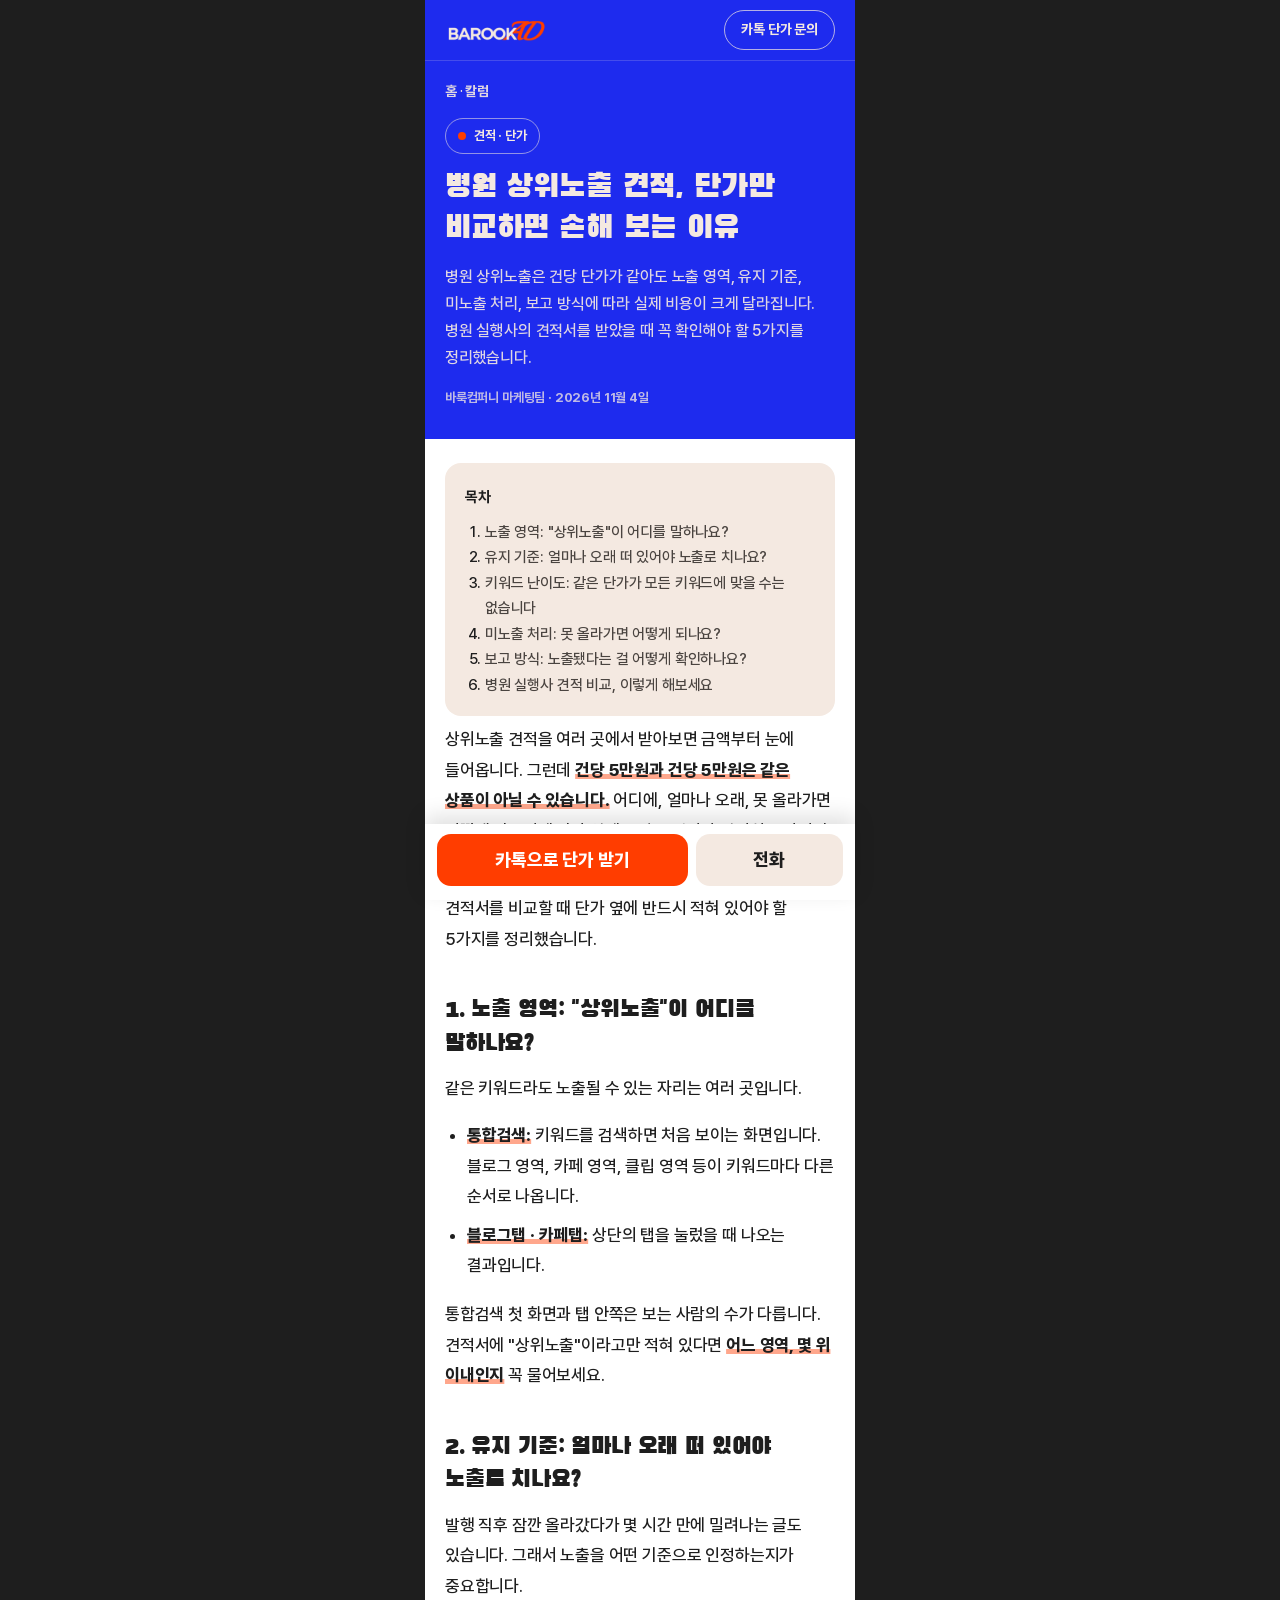
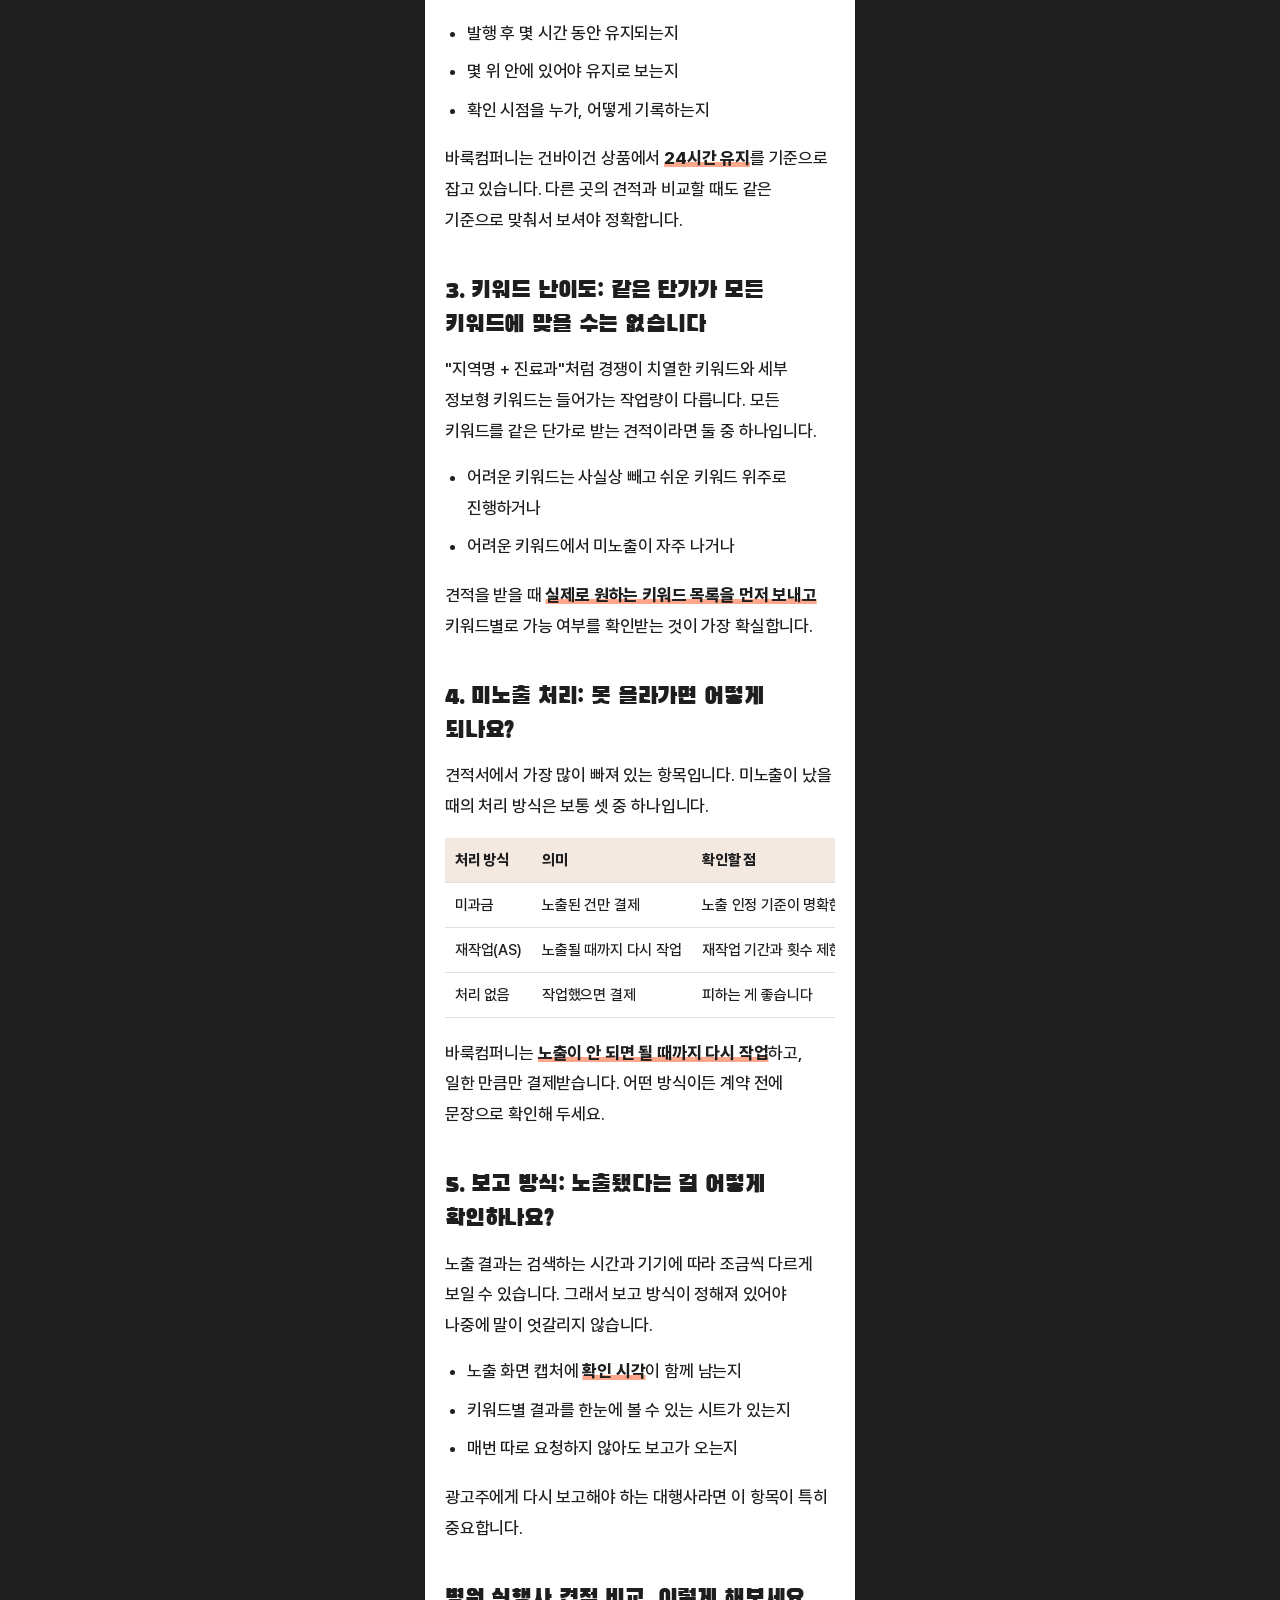
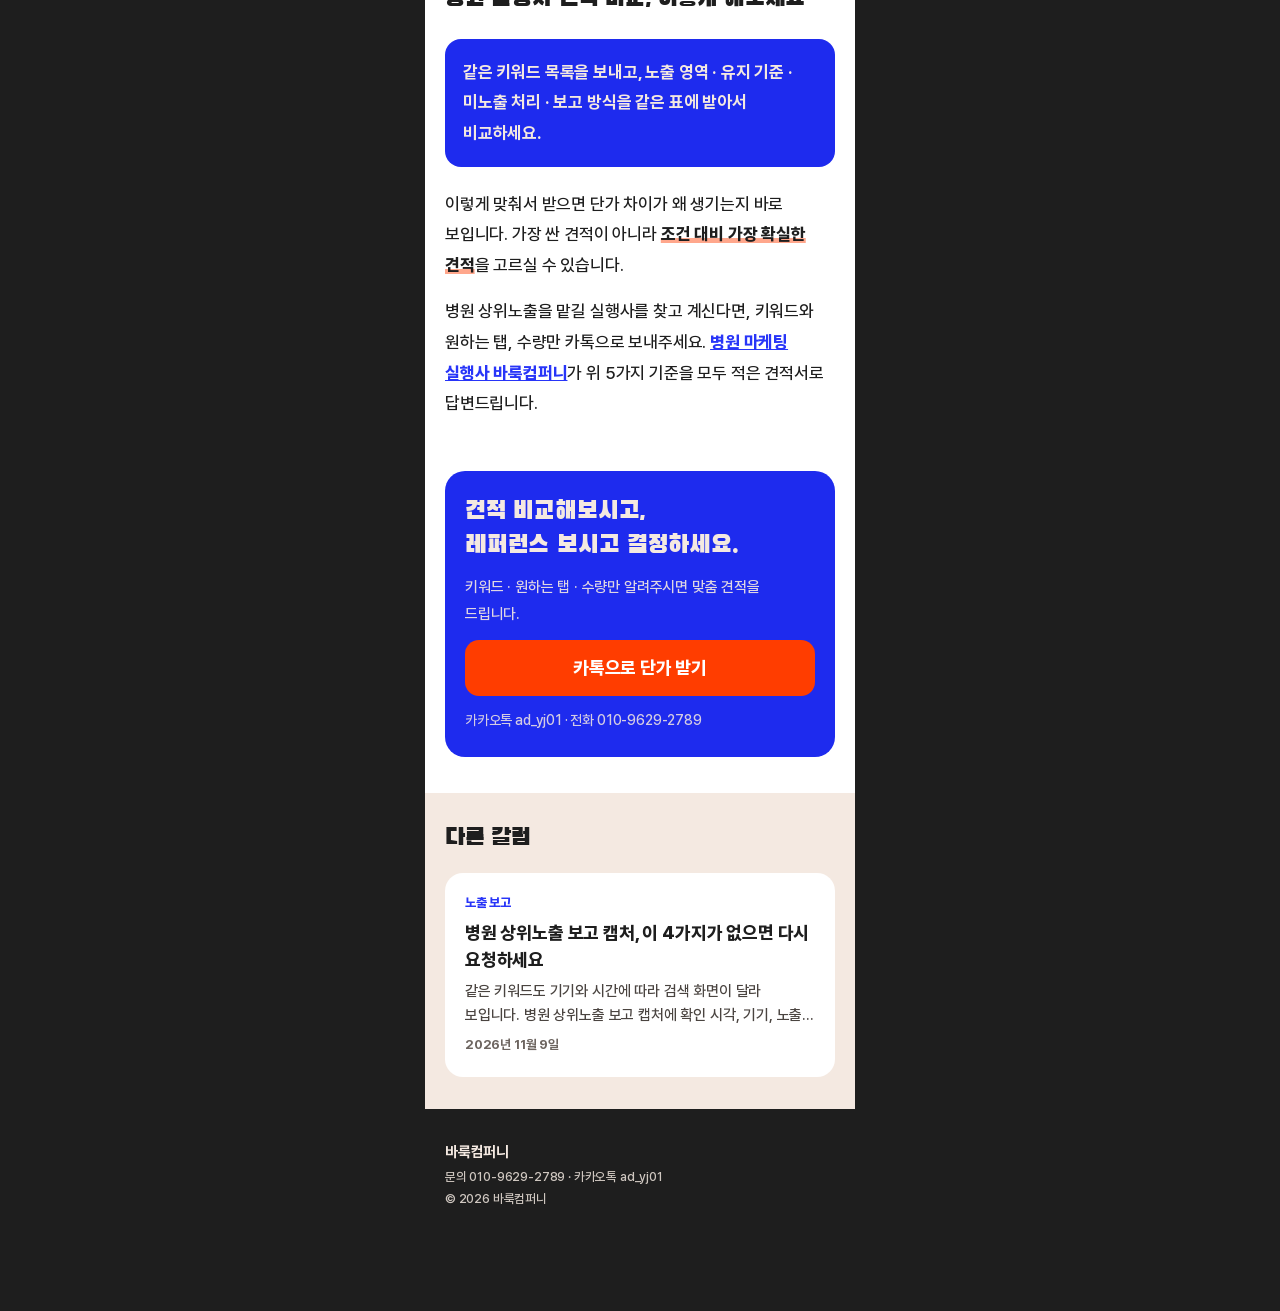
<file: column/seo-quote-checklist/index.html>
<!doctype html>
<html lang="ko">
<head>
<meta charset="utf-8">
<meta name="viewport" content="width=device-width, initial-scale=1, viewport-fit=cover">
<title>병원 상위노출 견적, 단가만 비교하면 손해 보는 이유 | 바룩컴퍼니 칼럼</title>
<meta name="description" content="병원 상위노출은 건당 단가가 같아도 노출 영역, 유지 기준, 미노출 처리, 보고 방식에 따라 실제 비용이 크게 달라집니다. 병원 실행사의 견적서를 받았을 때 꼭 확인해야 할 5가지를 정리했습니다.">
<meta name="keywords" content="병원 상위노출, 병원 실행사, 병원 마케팅 실행사, 병원 블로그 상위노출, 상위노출 견적, 상위노출 단가, 건바이건, 월보장">
<meta name="robots" content="index,follow">
<link rel="canonical" href="https://barookad.netlify.app/column/seo-quote-checklist/">
<meta property="og:type" content="article">
<meta property="og:site_name" content="바룩컴퍼니">
<meta property="og:title" content="병원 상위노출 견적, 단가만 비교하면 손해 보는 이유">
<meta property="og:description" content="병원 상위노출은 건당 단가가 같아도 노출 영역, 유지 기준, 미노출 처리, 보고 방식에 따라 실제 비용이 크게 달라집니다. 병원 실행사의 견적서를 받았을 때 꼭 확인해야 할 5가지를 정리했습니다.">
<meta property="og:url" content="https://barookad.netlify.app/column/seo-quote-checklist/">
<meta property="og:image" content="https://barookad.netlify.app/og.png">
<meta property="og:locale" content="ko_KR">
<meta property="article:published_time" content="2026-11-04">
<meta name="theme-color" content="#1E2BEE">
<link rel="icon" href="/favicon.ico" sizes="any">
<link rel="icon" type="image/png" sizes="192x192" href="/icon-192.png">
<link rel="apple-touch-icon" href="/apple-touch-icon.png">
<link rel="stylesheet" href="https://fonts.googleapis.com/css2?family=Black+Han+Sans&family=Montserrat:wght@800&display=swap">
<link rel="stylesheet" href="/assets/column.css">
<script type="application/ld+json">{"@context": "https://schema.org", "@type": "Article", "headline": "병원 상위노출 견적, 단가만 비교하면 손해 보는 이유", "description": "병원 상위노출은 건당 단가가 같아도 노출 영역, 유지 기준, 미노출 처리, 보고 방식에 따라 실제 비용이 크게 달라집니다. 병원 실행사의 견적서를 받았을 때 꼭 확인해야 할 5가지를 정리했습니다.", "datePublished": "2026-11-04", "dateModified": "2026-11-09", "author": {"@type": "Organization", "name": "바룩컴퍼니", "url": "https://barookad.netlify.app/"}, "publisher": {"@type": "Organization", "name": "바룩컴퍼니", "logo": {"@type": "ImageObject", "url": "https://barookad.netlify.app/icon-512.png"}}, "mainEntityOfPage": "https://barookad.netlify.app/column/seo-quote-checklist/", "image": "https://barookad.netlify.app/og.png", "inLanguage": "ko-KR"}</script>
</head>
<body>
<header class="top"><div class="wrap">
  <a href="/"><img src="/assets/logo.png" alt="BAROOK AD 바룩컴퍼니"></a>
  <a class="pill" href="/#contact">카톡 단가 문의</a>
</div></header>
<main>
  <article>
    <header class="hero wrap">
      <p class="crumb"><a href="/">홈</a> · <a href="/column/">칼럼</a></p>
      <span class="cat">견적 · 단가</span>
      <h1>병원 상위노출 견적, 단가만 비교하면 손해 보는 이유</h1>
      <p class="desc">병원 상위노출은 건당 단가가 같아도 노출 영역, 유지 기준, 미노출 처리, 보고 방식에 따라 실제 비용이 크게 달라집니다. 병원 실행사의 견적서를 받았을 때 꼭 확인해야 할 5가지를 정리했습니다.</p>
      <p class="meta">바룩컴퍼니 마케팅팀 · <time datetime="2026-11-04">2026년 11월 4일</time></p>
    </header>
    <div class="wrap"><nav class="toc" aria-label="목차"><b>목차</b><ol><li><a href="#s1">노출 영역: &quot;상위노출&quot;이 어디를 말하나요?</a></li><li><a href="#s2">유지 기준: 얼마나 오래 떠 있어야 노출로 치나요?</a></li><li><a href="#s3">키워드 난이도: 같은 단가가 모든 키워드에 맞을 수는 없습니다</a></li><li><a href="#s4">미노출 처리: 못 올라가면 어떻게 되나요?</a></li><li><a href="#s5">보고 방식: 노출됐다는 걸 어떻게 확인하나요?</a></li><li><a href="#s6">병원 실행사 견적 비교, 이렇게 해보세요</a></li></ol></nav></div>
    <div class="wrap body">
<p>상위노출 견적을 여러 곳에서 받아보면 금액부터 눈에 들어옵니다. 그런데 <strong>건당 5만원과 건당 5만원은 같은 상품이 아닐 수 있습니다.</strong> 어디에, 얼마나 오래, 못 올라가면 어떻게 되는지에 따라 실제로 받는 결과가 완전히 달라지기 때문입니다.</p>
<p>견적서를 비교할 때 단가 옆에 반드시 적혀 있어야 할 5가지를 정리했습니다.</p>
<h2 id="s1">1. 노출 영역: &quot;상위노출&quot;이 어디를 말하나요?</h2>
<p>같은 키워드라도 노출될 수 있는 자리는 여러 곳입니다.</p>
<ul><li><strong>통합검색:</strong> 키워드를 검색하면 처음 보이는 화면입니다. 블로그 영역, 카페 영역, 클립 영역 등이 키워드마다 다른 순서로 나옵니다.</li><li><strong>블로그탭 · 카페탭:</strong> 상단의 탭을 눌렀을 때 나오는 결과입니다.</li></ul>
<p>통합검색 첫 화면과 탭 안쪽은 보는 사람의 수가 다릅니다. 견적서에 &quot;상위노출&quot;이라고만 적혀 있다면 <strong>어느 영역, 몇 위 이내인지</strong> 꼭 물어보세요.</p>
<h2 id="s2">2. 유지 기준: 얼마나 오래 떠 있어야 노출로 치나요?</h2>
<p>발행 직후 잠깐 올라갔다가 몇 시간 만에 밀려나는 글도 있습니다. 그래서 노출을 어떤 기준으로 인정하는지가 중요합니다.</p>
<ul><li>발행 후 몇 시간 동안 유지되는지</li><li>몇 위 안에 있어야 유지로 보는지</li><li>확인 시점을 누가, 어떻게 기록하는지</li></ul>
<p>바룩컴퍼니는 건바이건 상품에서 <strong>24시간 유지</strong>를 기준으로 잡고 있습니다. 다른 곳의 견적과 비교할 때도 같은 기준으로 맞춰서 보셔야 정확합니다.</p>
<h2 id="s3">3. 키워드 난이도: 같은 단가가 모든 키워드에 맞을 수는 없습니다</h2>
<p>&quot;지역명 + 진료과&quot;처럼 경쟁이 치열한 키워드와 세부 정보형 키워드는 들어가는 작업량이 다릅니다. 모든 키워드를 같은 단가로 받는 견적이라면 둘 중 하나입니다.</p>
<ul><li>어려운 키워드는 사실상 빼고 쉬운 키워드 위주로 진행하거나</li><li>어려운 키워드에서 미노출이 자주 나거나</li></ul>
<p>견적을 받을 때 <strong>실제로 원하는 키워드 목록을 먼저 보내고</strong> 키워드별로 가능 여부를 확인받는 것이 가장 확실합니다.</p>
<h2 id="s4">4. 미노출 처리: 못 올라가면 어떻게 되나요?</h2>
<p>견적서에서 가장 많이 빠져 있는 항목입니다. 미노출이 났을 때의 처리 방식은 보통 셋 중 하나입니다.</p>
<div class="tbl"><table><thead><tr><th>처리 방식</th><th>의미</th><th>확인할 점</th></tr></thead><tbody><tr><td>미과금</td><td>노출된 건만 결제</td><td>노출 인정 기준이 명확한지</td></tr><tr><td>재작업(AS)</td><td>노출될 때까지 다시 작업</td><td>재작업 기간과 횟수 제한</td></tr><tr><td>처리 없음</td><td>작업했으면 결제</td><td>피하는 게 좋습니다</td></tr></tbody></table></div>
<p>바룩컴퍼니는 <strong>노출이 안 되면 될 때까지 다시 작업</strong>하고, 일한 만큼만 결제받습니다. 어떤 방식이든 계약 전에 문장으로 확인해 두세요.</p>
<h2 id="s5">5. 보고 방식: 노출됐다는 걸 어떻게 확인하나요?</h2>
<p>노출 결과는 검색하는 시간과 기기에 따라 조금씩 다르게 보일 수 있습니다. 그래서 보고 방식이 정해져 있어야 나중에 말이 엇갈리지 않습니다.</p>
<ul><li>노출 화면 캡처에 <strong>확인 시각</strong>이 함께 남는지</li><li>키워드별 결과를 한눈에 볼 수 있는 시트가 있는지</li><li>매번 따로 요청하지 않아도 보고가 오는지</li></ul>
<p>광고주에게 다시 보고해야 하는 대행사라면 이 항목이 특히 중요합니다.</p>
<h2 id="s6">병원 실행사 견적 비교, 이렇게 해보세요</h2>
<blockquote><p>같은 키워드 목록을 보내고, 노출 영역 · 유지 기준 · 미노출 처리 · 보고 방식을 같은 표에 받아서 비교하세요.</p></blockquote>
<p>이렇게 맞춰서 받으면 단가 차이가 왜 생기는지 바로 보입니다. 가장 싼 견적이 아니라 <strong>조건 대비 가장 확실한 견적</strong>을 고르실 수 있습니다.</p>
<p>병원 상위노출을 맡길 실행사를 찾고 계신다면, 키워드와 원하는 탭, 수량만 카톡으로 보내주세요. <a href="/">병원 마케팅 실행사 바룩컴퍼니</a>가 위 5가지 기준을 모두 적은 견적서로 답변드립니다.</p>
    </div>
    <div class="wrap"></div>
  </article>
  <div class="wrap">
    <aside class="cta">
      <b>견적 비교해보시고,<br>레퍼런스 보시고 결정하세요.</b>
      <p>키워드 · 원하는 탭 · 수량만 알려주시면 맞춤 견적을 드립니다.</p>
      <a class="btn" href="/#contact">카톡으로 단가 받기</a>
      <span class="id">카카오톡 ad_yj01 · 전화 010-9629-2789</span>
    </aside>
  </div>
  <section class="wrap related"><h2>다른 칼럼</h2><div class="items"><a class="item" href="/column/exposure-report-checklist/"><span class="c">노출 보고</span><b>병원 상위노출 보고 캡처, 이 4가지가 없으면 다시 요청하세요</b><span>같은 키워드도 기기와 시간에 따라 검색 화면이 달라 보입니다. 병원 상위노출 보고 캡처에 확인 시각, 기기, 노출 위치, 키워드가 담겼는지 확인하는 방법과, 병원 실행사의 보고를 대행사가 광고주에게 다시 전달할 때 쓰기 좋은 형식을 정리했습니다.</span><time datetime="2026-11-09">2026년 11월 9일</time></a>
</div></section>
</main>
<footer><b>바룩컴퍼니</b>문의 010-9629-2789 · 카카오톡 ad_yj01<br>© 2026 바룩컴퍼니</footer>
<div class="bar"><a class="k" href="/#contact">카톡으로 단가 받기</a><a class="t" href="tel:01096292789">전화</a></div>
</body>
</html>
</file>
<file: assets/column.css>
@font-face{font-family:"Pretendard";font-weight:500;font-display:swap;src:url("/assets/fonts/Pretendard-Medium.woff2") format("woff2")}
@font-face{font-family:"Pretendard";font-weight:700;font-display:swap;src:url("/assets/fonts/Pretendard-Bold.woff2") format("woff2")}
@font-face{font-family:"Pretendard";font-weight:800;font-display:swap;src:url("/assets/fonts/Pretendard-ExtraBold.woff2") format("woff2")}
:root{--blue:#1E2BEE;--blue-2:#2835F8;--cream:#F4E9E1;--orange:#FF3D00;--ink:#1E1E1E;--ink-2:#4A4440;--ink-3:#6D6560;--line:#E6DDD5;--white:#fff;
--f:"Pretendard","Apple SD Gothic Neo","Malgun Gothic",sans-serif;--d:"Black Han Sans","Pretendard",sans-serif;color-scheme:light}
*{box-sizing:border-box}
html{background:#1E1E1E}
body{margin:0 auto;max-width:430px;min-height:100vh;background:var(--white);color:var(--ink);font-family:var(--f);font-size:17px;line-height:1.8;letter-spacing:-.01em;word-break:keep-all;overflow-wrap:break-word;-webkit-font-smoothing:antialiased}
a{color:var(--blue-2)}
.wrap{padding-left:max(20px,env(safe-area-inset-left,0px));padding-right:max(20px,env(safe-area-inset-right,0px))}
.top{position:sticky;top:0;z-index:50;background:var(--blue);border-bottom:1px solid rgba(244,233,225,.18)}
.top .wrap{display:flex;align-items:center;justify-content:space-between;height:60px}
.top img{height:24px;width:auto;display:block}
.top .pill{display:inline-flex;align-items:center;min-height:40px;padding:0 16px;border-radius:999px;border:1.5px solid rgba(244,233,225,.7);color:var(--cream);font-size:14px;font-weight:700;text-decoration:none}
.hero{background:var(--blue);color:var(--cream);padding-block:18px 30px}
.crumb{font-size:14px;margin:0 0 14px}
.crumb a{color:var(--cream);font-weight:700;text-decoration:none;opacity:.9}
.cat{display:inline-flex;align-items:center;gap:8px;border:1.5px solid rgba(244,233,225,.55);border-radius:999px;padding:5px 12px;font-size:13px;font-weight:700}
.cat::before{content:"";width:8px;height:8px;border-radius:50%;background:var(--orange)}
.hero h1{margin:14px 0 12px;font-family:var(--d);font-weight:400;font-size:32px;line-height:1.3;text-wrap:balance}
.hero .desc{margin:0;font-size:16px;line-height:1.7;color:rgba(244,233,225,.9);font-weight:500}
.hero .meta{margin:14px 0 0;font-size:13px;color:rgba(244,233,225,.75);font-weight:700}
.toc{margin-top:24px;padding:18px 18px 18px 20px;border-radius:16px;background:var(--cream)}
.toc b{font-size:15px}
.toc ol{margin:8px 0 0;padding-left:20px;font-size:15px;line-height:1.7}
.toc a{color:var(--ink-2);text-decoration:none;font-weight:500}
.body{padding-block:8px 28px;font-weight:500}
.body h2{margin:40px 0 12px;font-family:var(--d);font-weight:400;font-size:24px;line-height:1.4;scroll-margin-top:72px}
.body h3{margin:28px 0 8px;font-size:18px;line-height:1.5;font-weight:800}
.body p{margin:0 0 16px}
.body ul,.body ol{margin:0 0 18px;padding-left:22px}
.body li{margin-bottom:8px}
.body strong{font-weight:800;text-decoration:underline;text-decoration-color:rgba(255,61,0,.45);text-decoration-thickness:5px;text-underline-offset:-2px;text-decoration-skip-ink:none}
.body a{font-weight:800}
.body blockquote{margin:22px 0;padding:18px;border-radius:16px;background:var(--blue);color:var(--cream)}
.body blockquote p{margin:0;font-weight:700}
.tbl{overflow-x:auto;margin:0 0 20px}
.tbl table{border-collapse:collapse;width:100%;font-size:15px;min-width:420px}
.tbl th,.tbl td{border-bottom:1px solid var(--line);padding:10px;text-align:left;vertical-align:top;line-height:1.6}
.tbl th{background:var(--cream);font-weight:800}
.sources{margin-bottom:28px;padding:18px;border-radius:16px;border:1.5px solid var(--line)}
.sources h2{margin:0 0 8px;font-size:16px;font-weight:800}
.sources ul{margin:0;padding-left:18px;font-size:14px;color:var(--ink-2)}
.cta{margin-block:8px 36px;padding:24px 20px;border-radius:20px;background:var(--blue);color:var(--cream);display:grid;gap:12px}
.cta b{font-family:var(--d);font-weight:400;font-size:25px;line-height:1.35}
.cta p{margin:0;font-size:15px;color:rgba(244,233,225,.9)}
.cta .btn{display:flex;align-items:center;justify-content:center;min-height:56px;border-radius:14px;background:var(--orange);color:#fff;font-size:18px;font-weight:800;text-decoration:none}
.cta .id{font-size:14px;color:rgba(244,233,225,.85)}
.list-h{background:var(--blue);color:var(--cream);padding-block:28px 32px}
.list-h .eyebrow{font-family:"Montserrat",var(--f);font-size:13px;font-weight:800;letter-spacing:.08em;color:var(--cream);opacity:.85}
.list-h h1{margin:8px 0 10px;font-family:var(--d);font-weight:400;font-size:34px;line-height:1.25}
.list-h p{margin:0;font-size:16px;color:rgba(244,233,225,.9)}
.items{display:grid;gap:12px;padding-block:22px 40px;background:var(--cream)}
.related{background:var(--cream);padding-block:24px 8px}
.related h2{margin:0 0 12px;font-family:var(--d);font-weight:400;font-size:24px}
.related .items{padding:0 0 24px}
.item{display:grid;gap:6px;padding:20px;border-radius:18px;background:var(--white);text-decoration:none;color:var(--ink)}
.item .c{font-size:13px;font-weight:800;color:var(--blue-2)}
.item b{font-size:18px;line-height:1.5;font-weight:800}
.item span{font-size:15px;color:var(--ink-2);line-height:1.6;display:-webkit-box;-webkit-line-clamp:2;-webkit-box-orient:vertical;overflow:hidden}
.item time{font-size:13px;color:var(--ink-3);font-weight:700}
footer{background:#1E1E1E;color:#CFC7C0;padding:30px 20px 100px;font-size:12.5px;line-height:1.8}
footer b{display:block;font-size:15px;color:var(--cream)}
.bar{position:fixed;bottom:0;left:50%;transform:translateX(-50%);width:100%;max-width:430px;background:#fff;padding:10px 12px calc(14px + env(safe-area-inset-bottom,0px));display:flex;gap:8px;box-shadow:0 -8px 20px rgba(0,0,0,.12);z-index:55}
.bar a{display:flex;align-items:center;justify-content:center;min-height:52px;border-radius:14px;font-size:18px;font-weight:800;text-decoration:none}
.bar .k{flex:1.7;background:var(--orange);color:#fff}
.bar .t{flex:1;background:var(--cream);color:var(--ink)}
:focus-visible{outline:3px solid var(--orange);outline-offset:2px;border-radius:6px}
</file>
